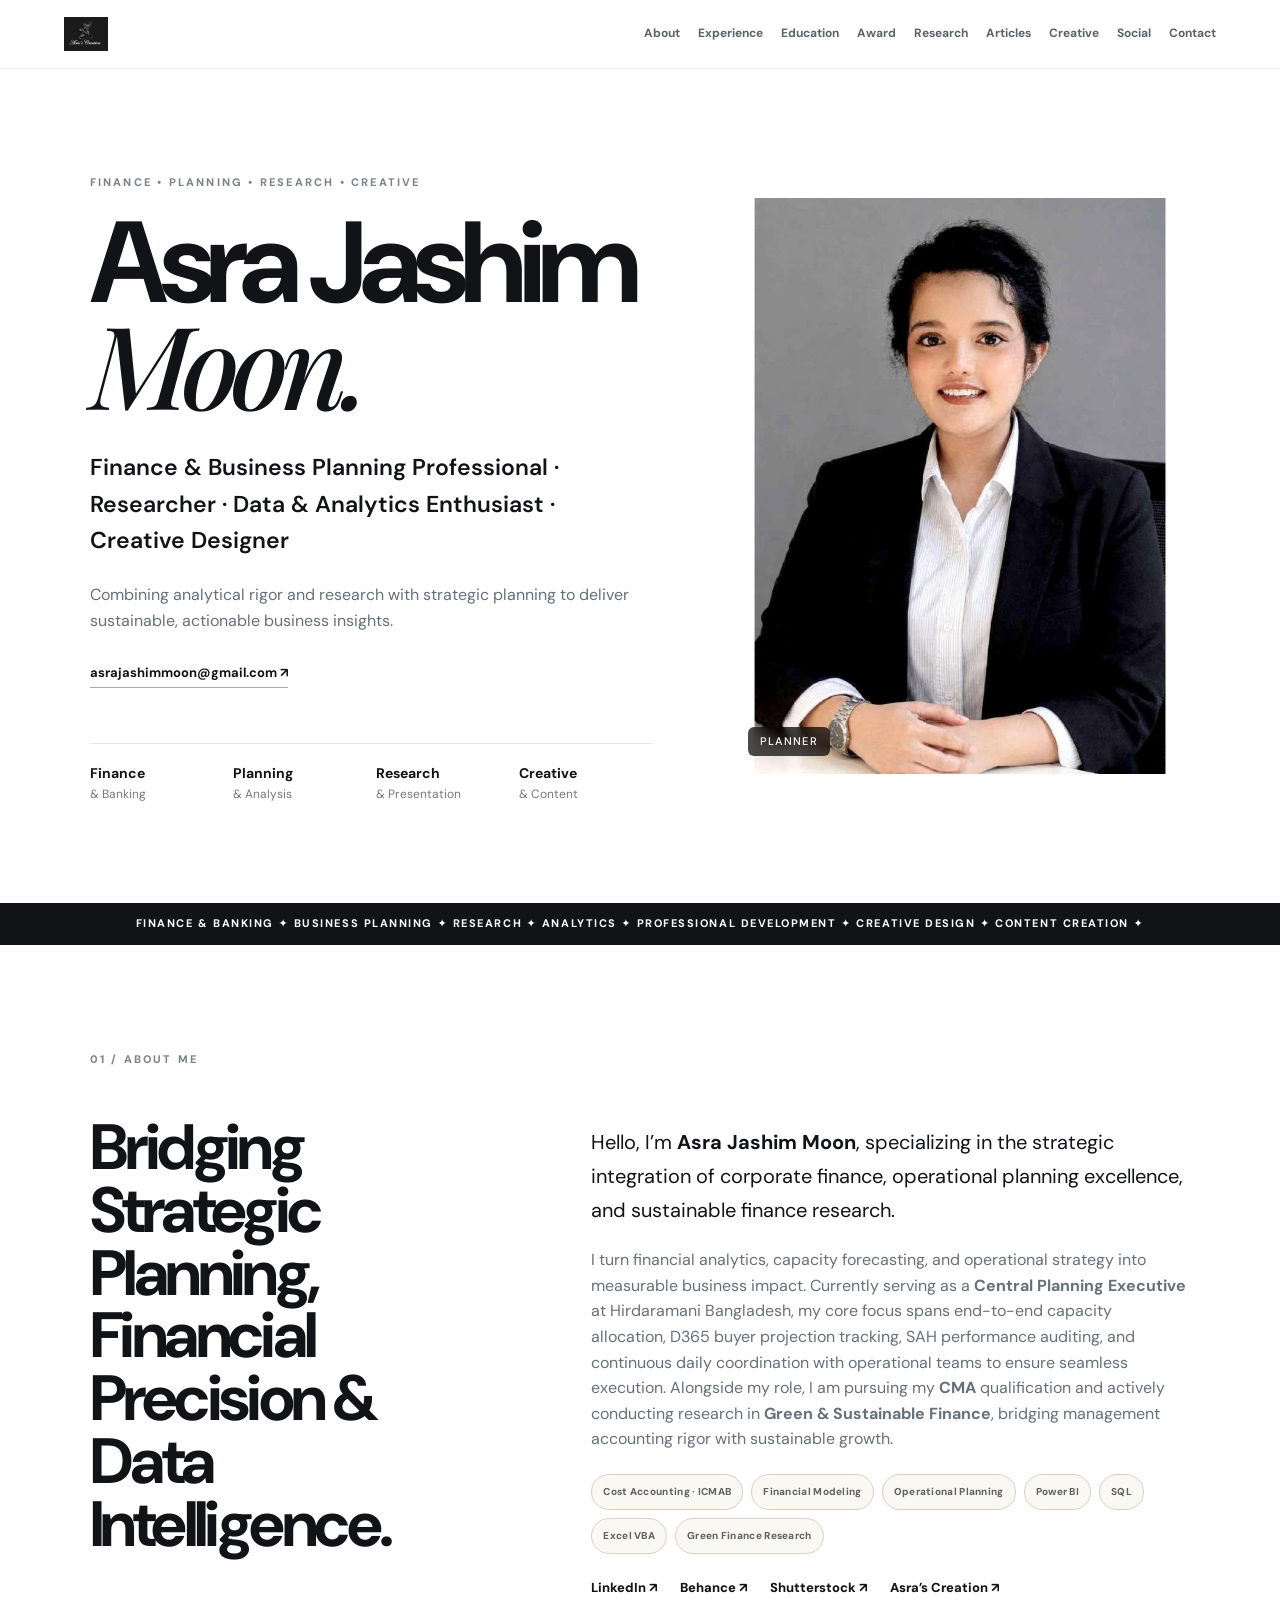
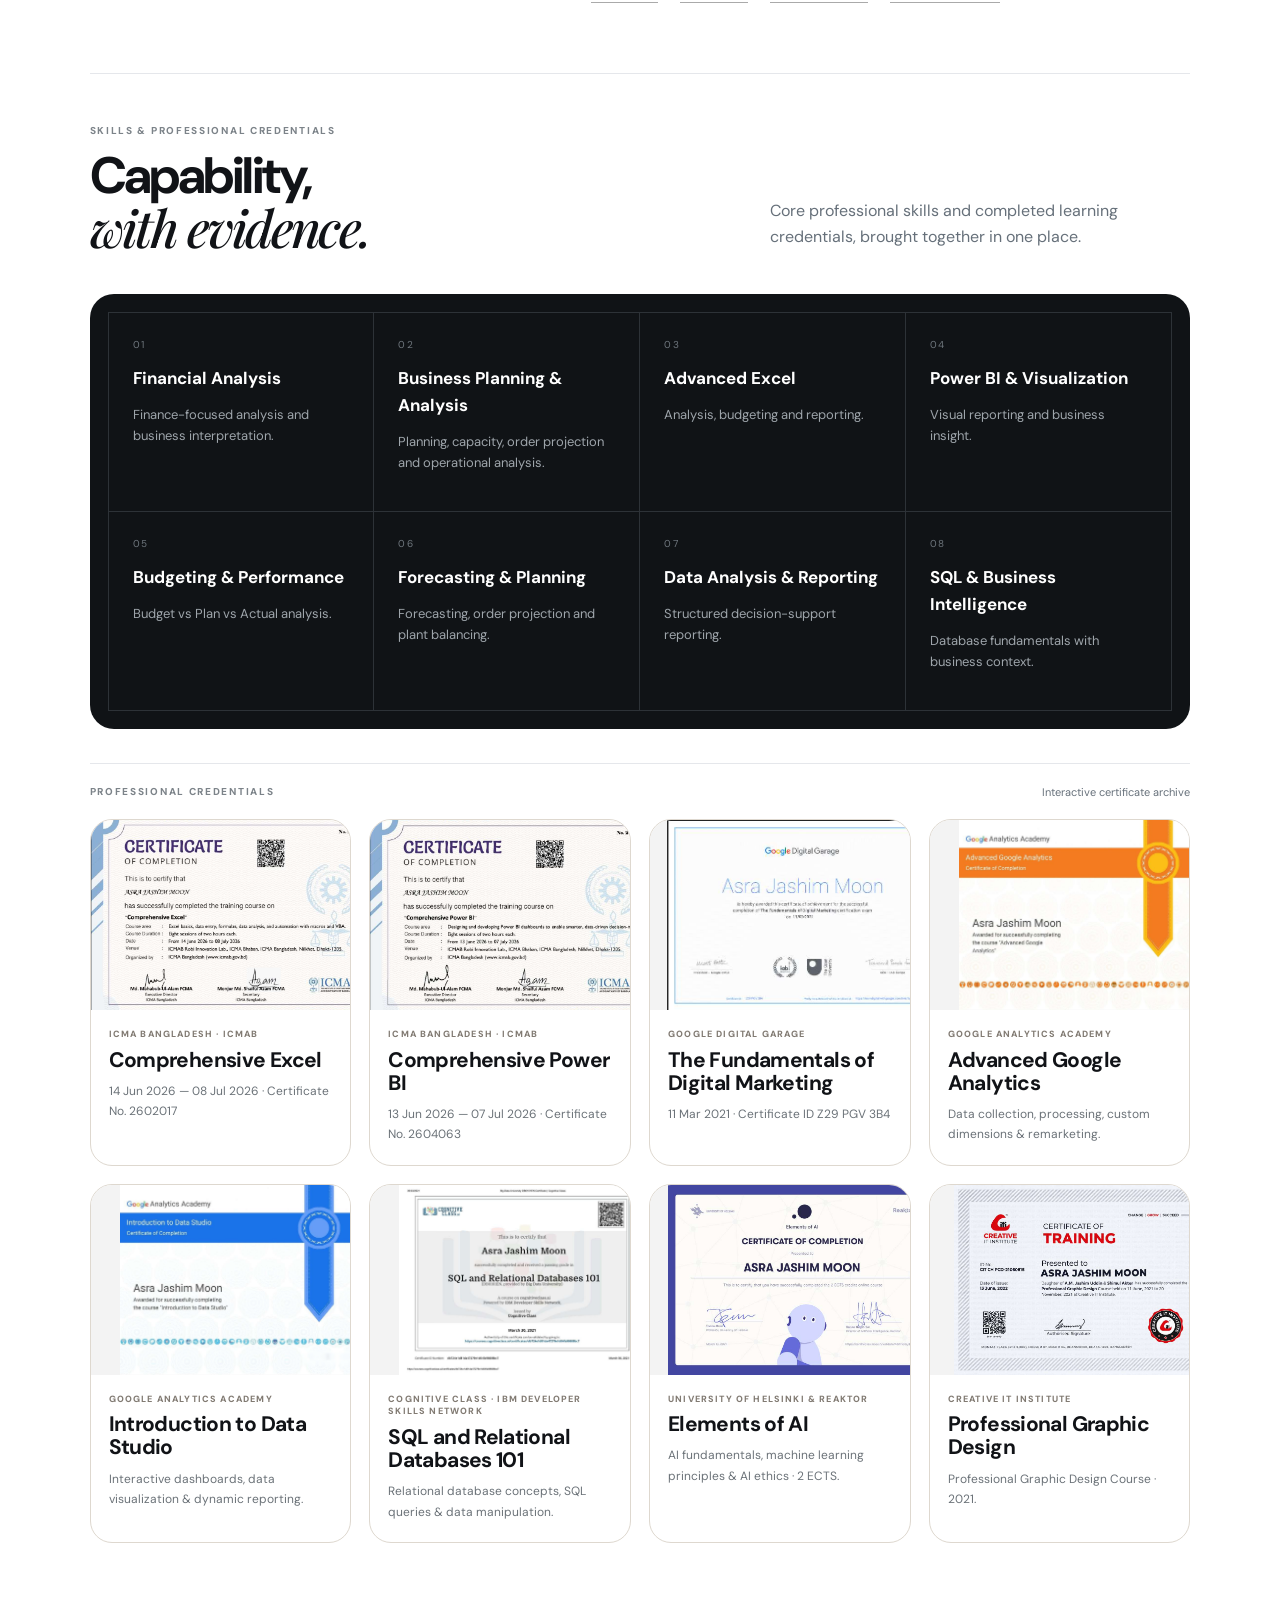
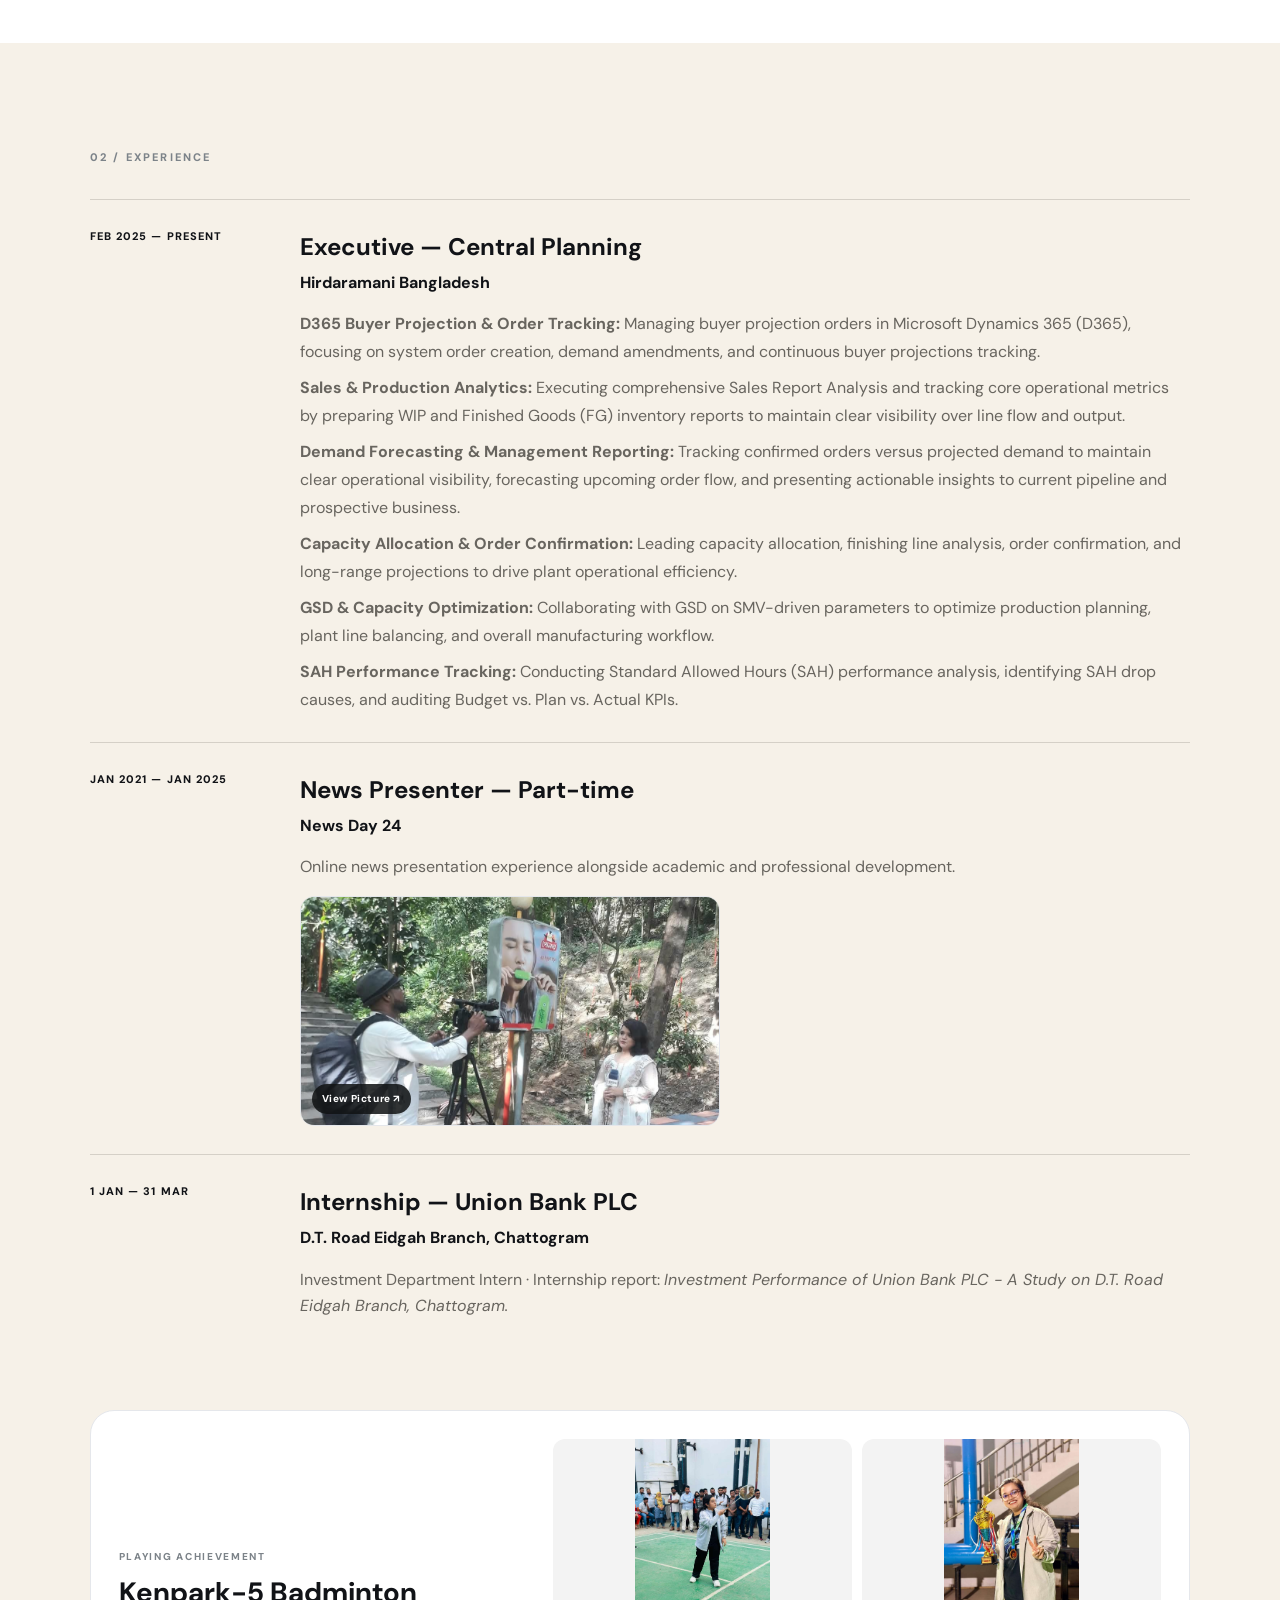
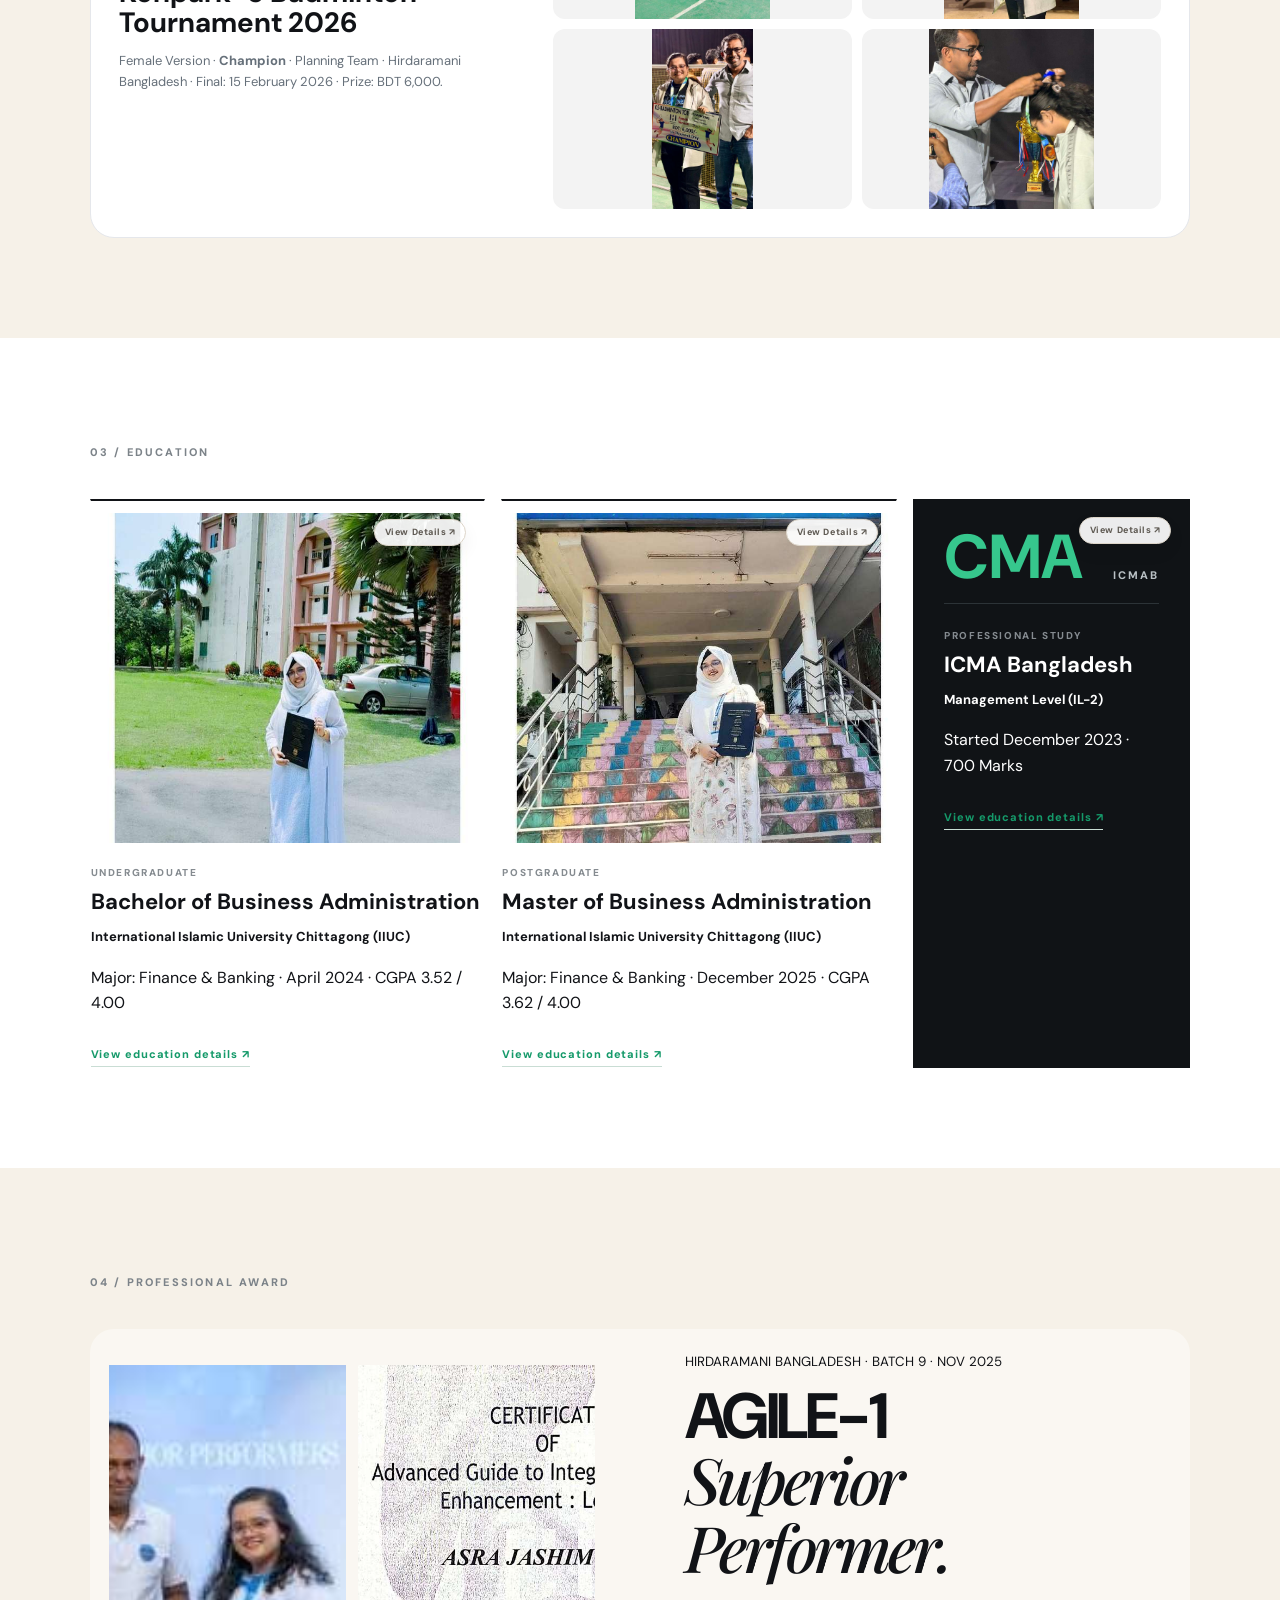
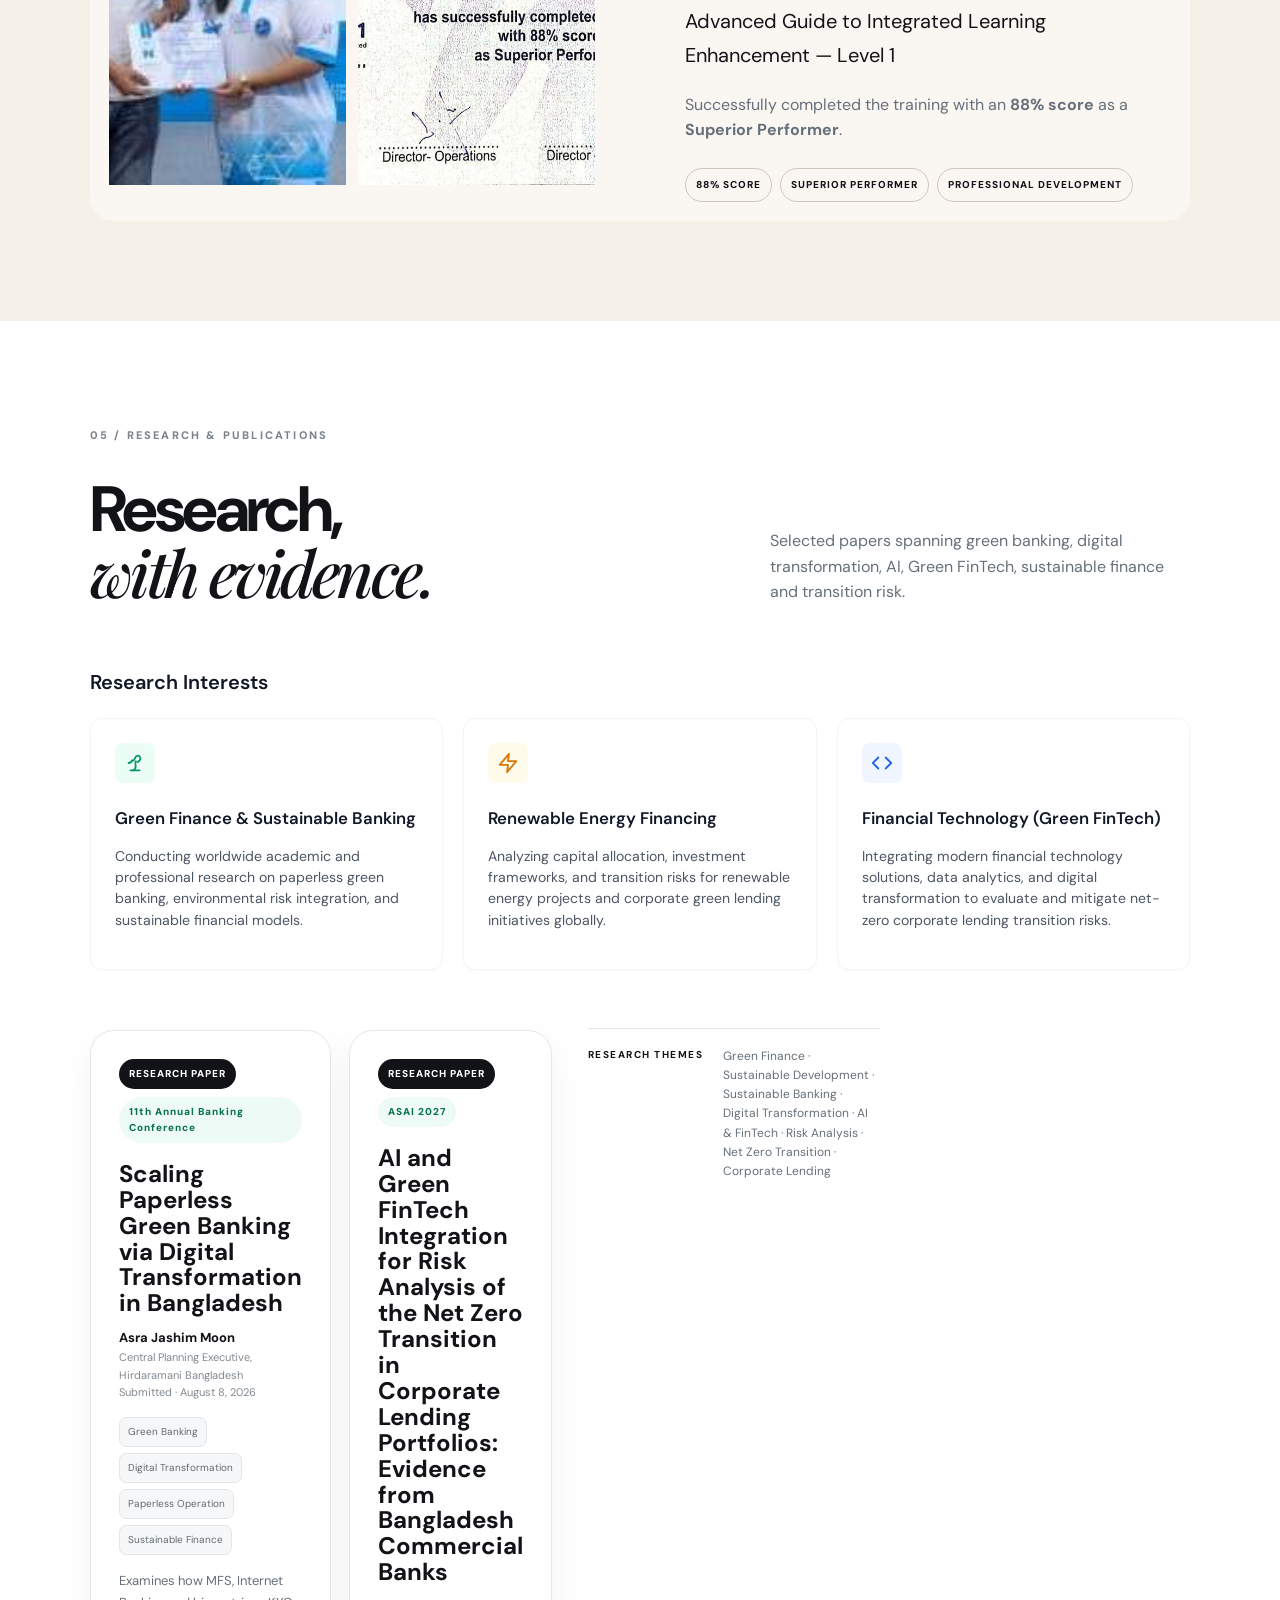
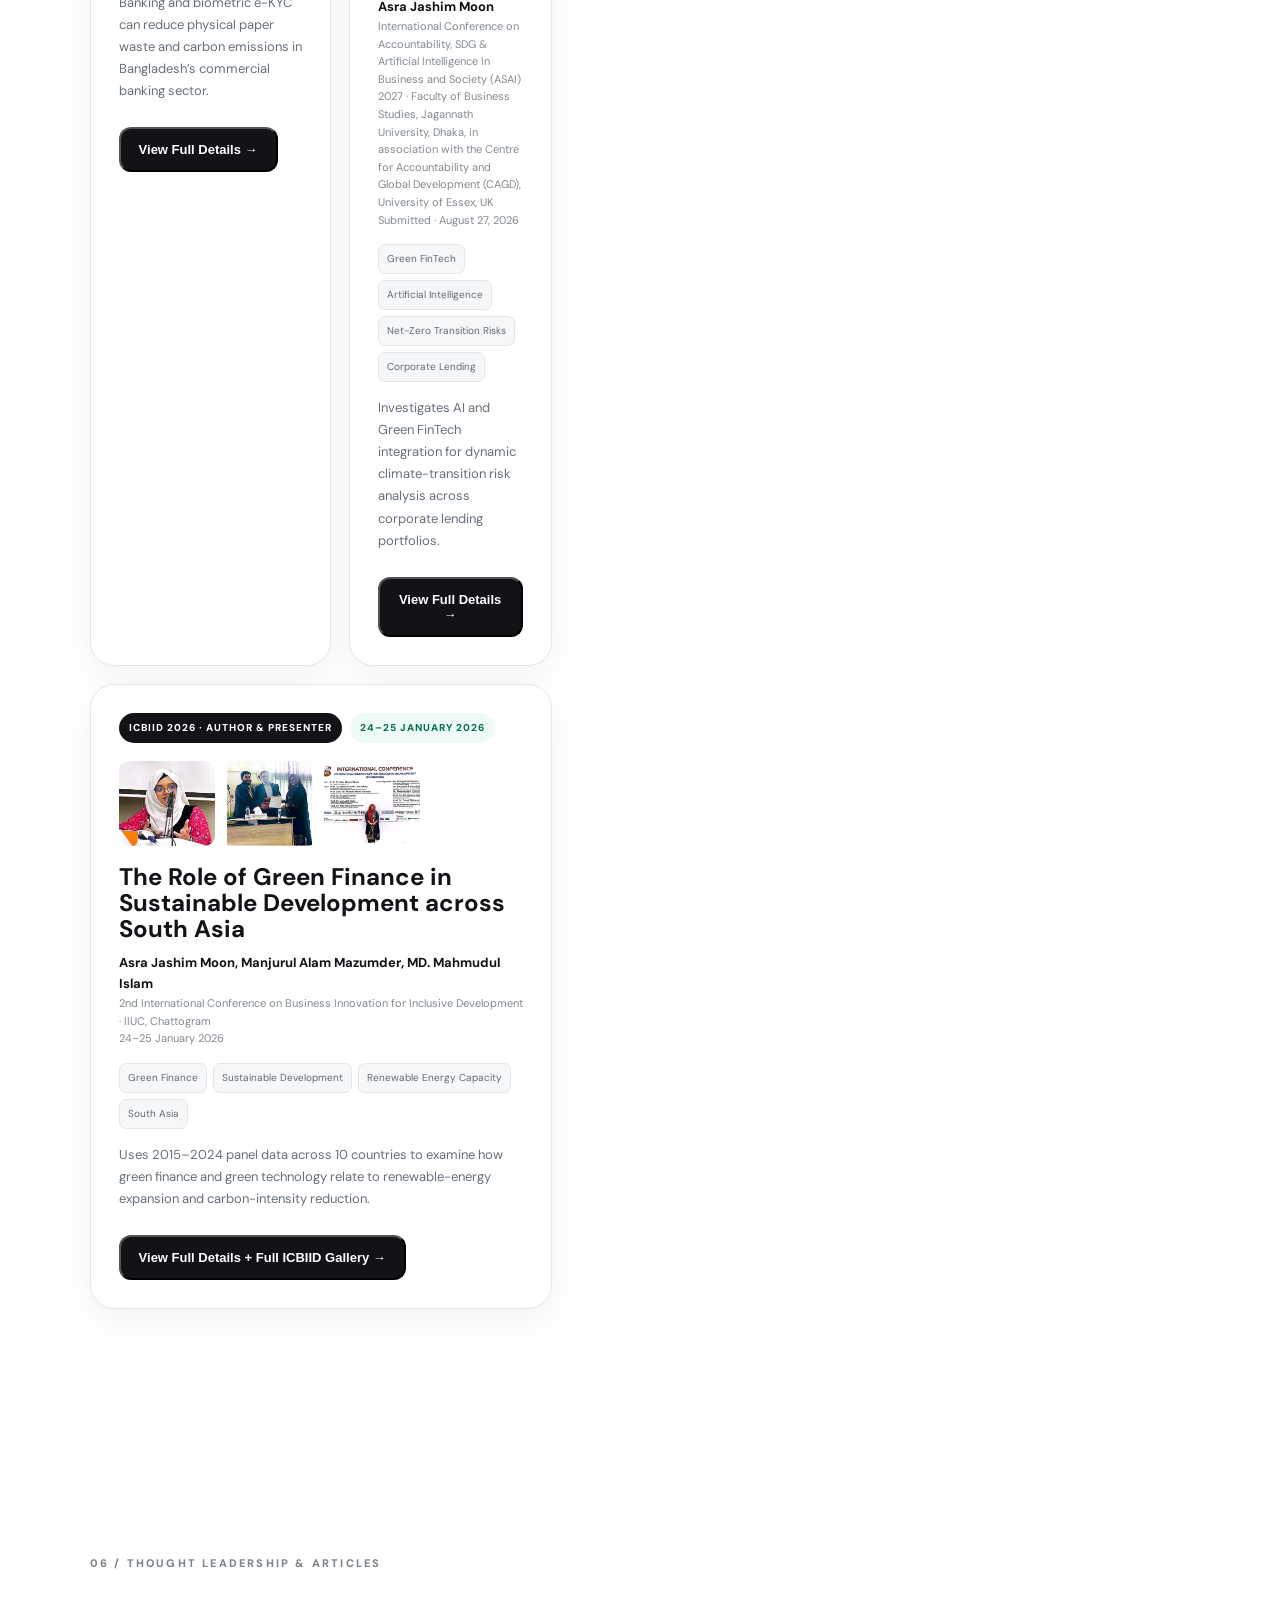
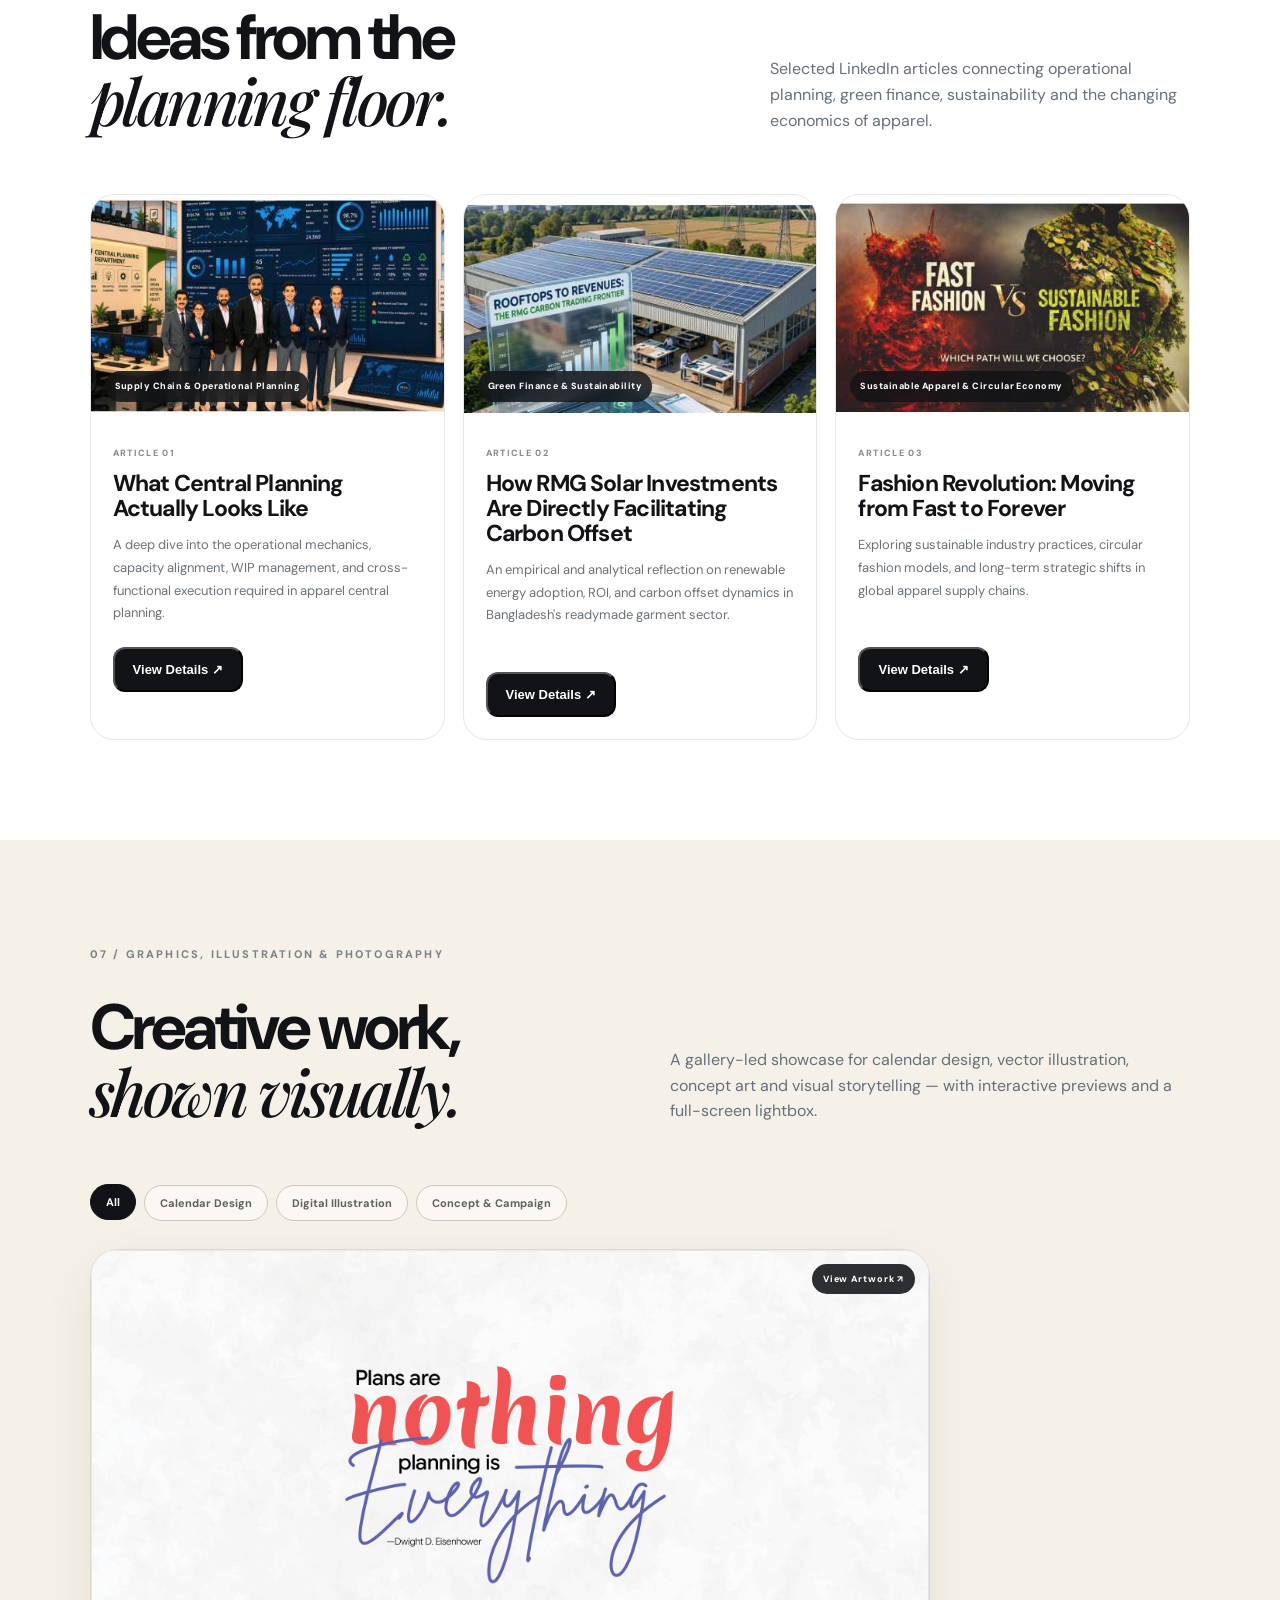
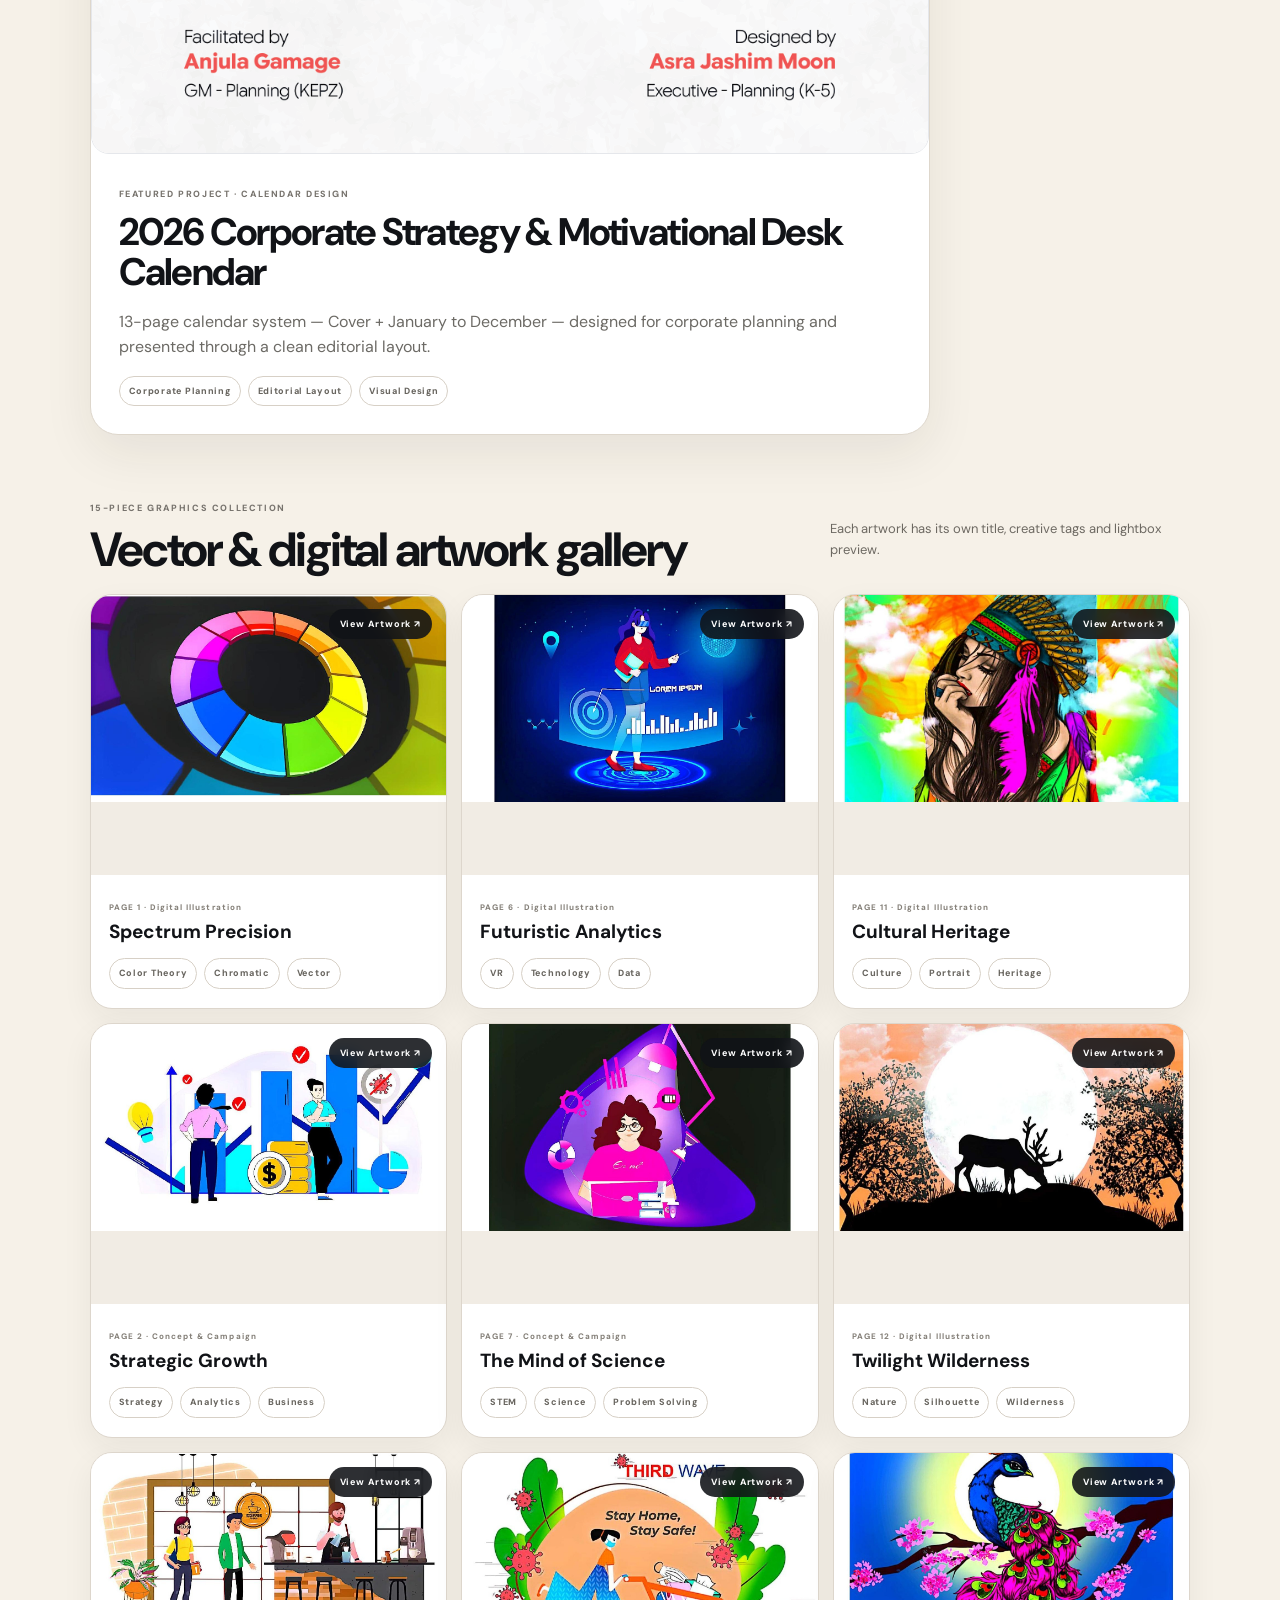
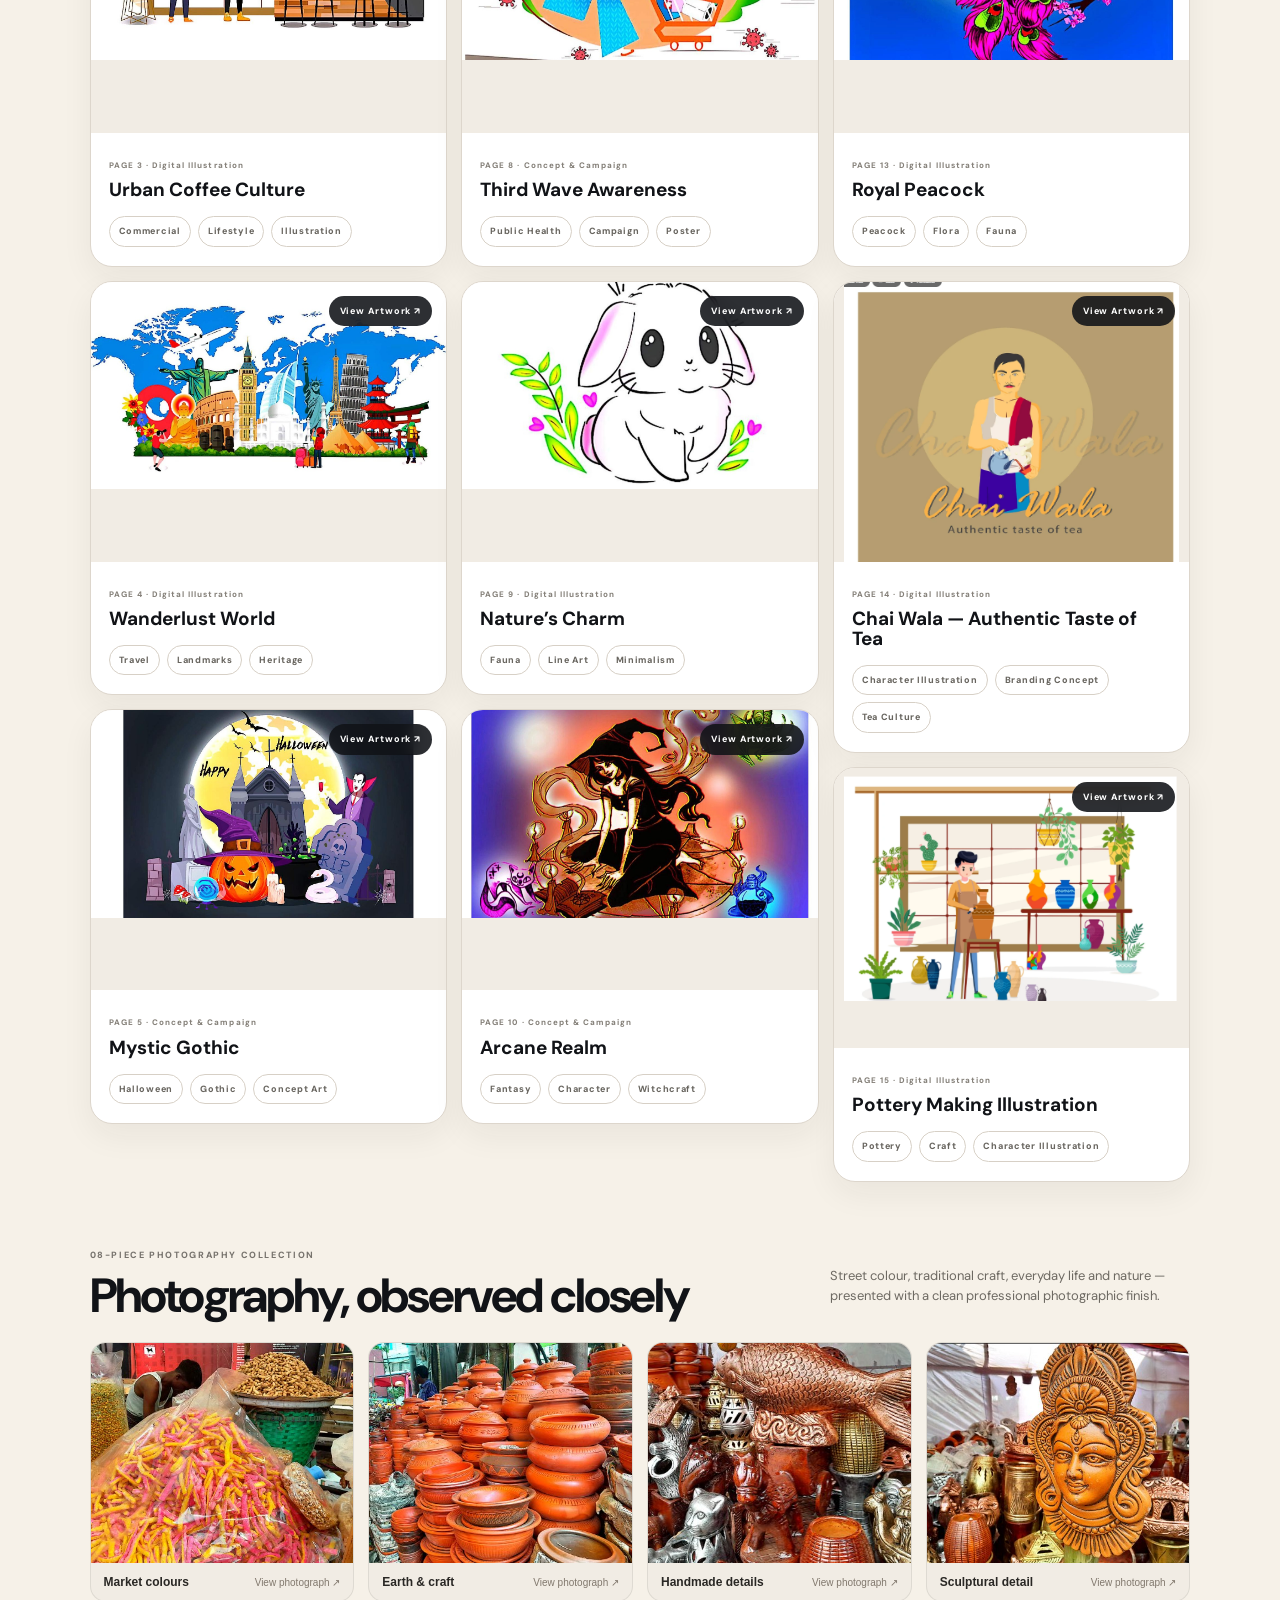
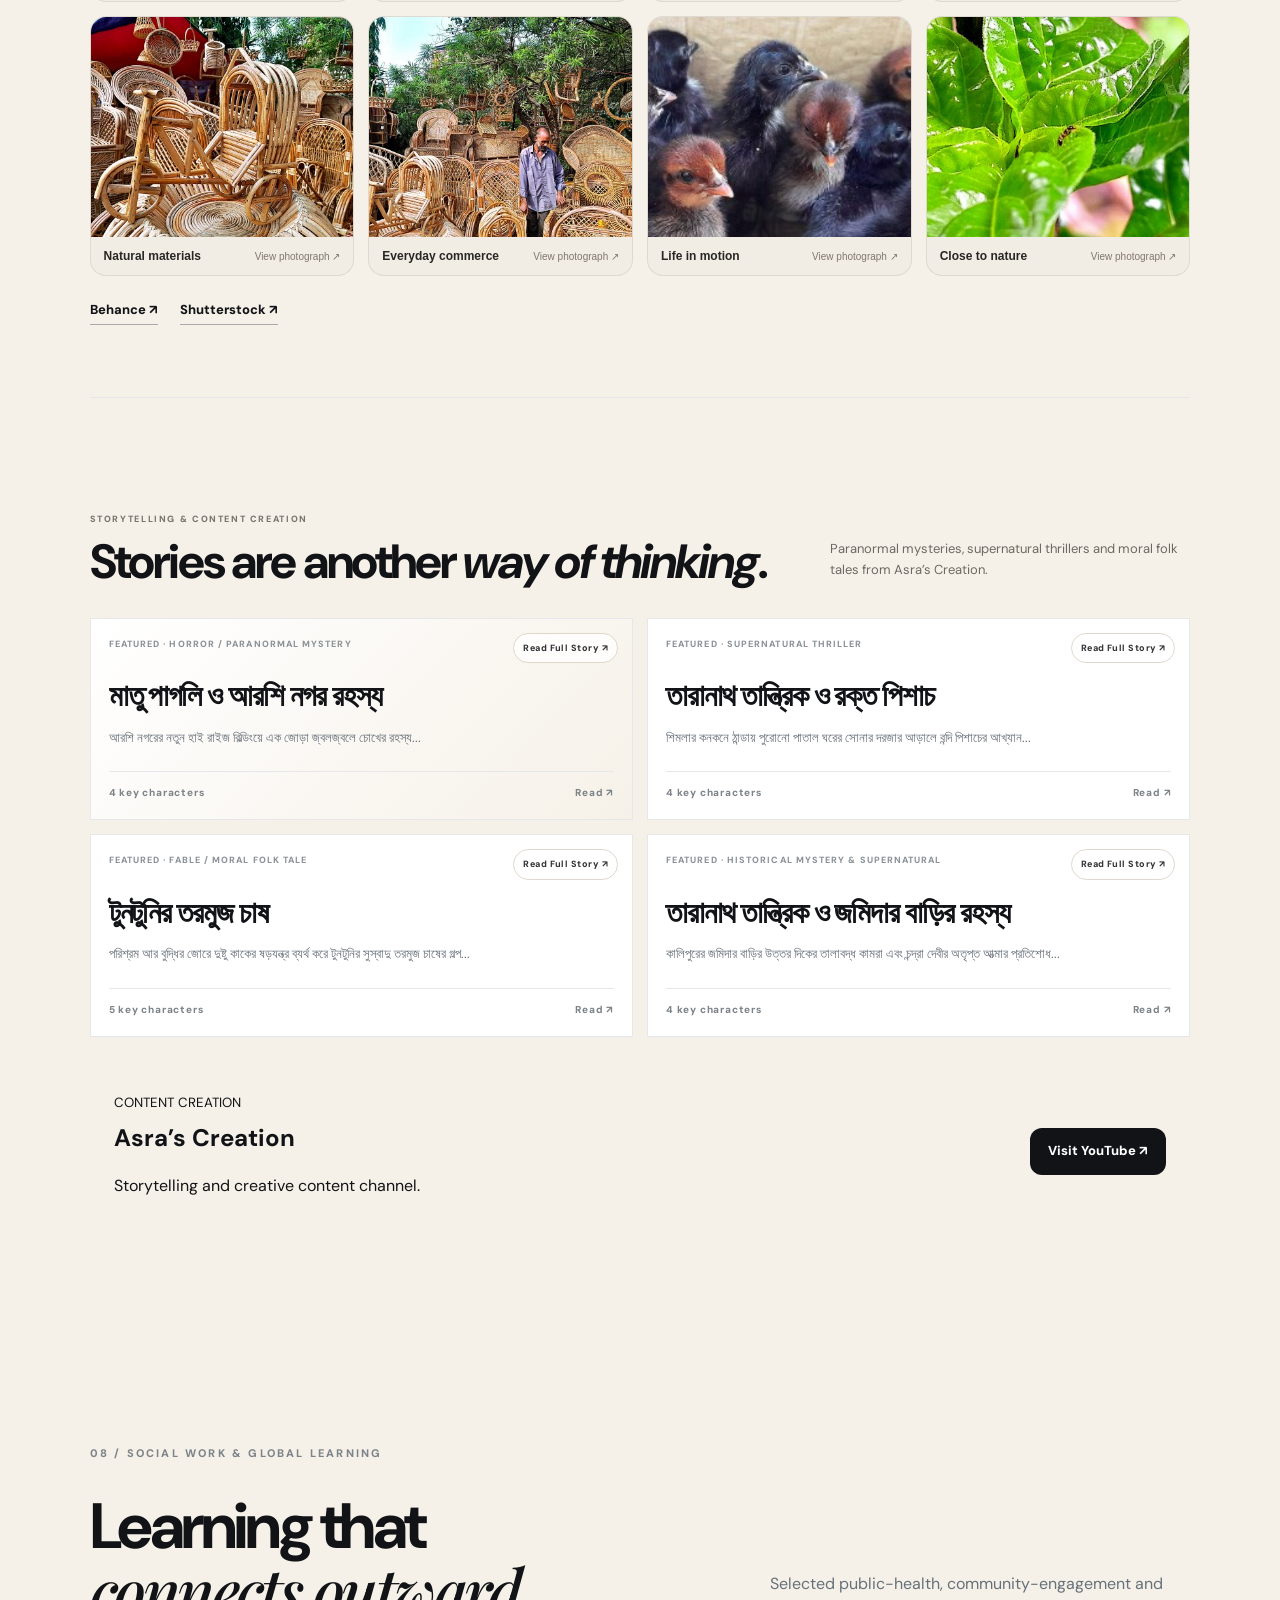
<file: index.html>
<!doctype html><html lang="en"><head><meta charset="utf-8"><meta name="viewport" content="width=device-width,initial-scale=1"><meta name="description" content="Asra Jashim Moon — Finance & Banking, Business Planning, Research, Data & Analytics, Creative Design and Thought Leadership portfolio.">
<meta name="author" content="Asra Jashim Moon">
<meta name="robots" content="index,follow">
<meta name="theme-color" content="#f6f1e8">
<meta property="og:type" content="website">
<meta property="og:title" content="Asra Jashim Moon — Finance, Planning, Research & Creative Portfolio">
<meta property="og:description" content="Professional portfolio of Asra Jashim Moon spanning Finance & Banking, Business Planning, Research, Data & Analytics, Creative Design and Thought Leadership.">
<meta property="og:image" content="assets/hero.jpg">
<meta name="twitter:card" content="summary_large_image">
<meta name="twitter:title" content="Asra Jashim Moon — Portfolio">
<meta name="twitter:description" content="Finance & Business Planning Professional · Researcher · Data & Analytics Enthusiast · Creative Designer">
<meta name="twitter:image" content="assets/hero.jpg">
<meta name="google-site-verification" content="g1ZCjN6z0hDZXqdLjW2V9J9Atk9ir6-i0uN2ecm0Rjw" />
<title>Asra Jashim Moon — Portfolio</title><link rel="stylesheet" href="styles.css"></head><body>
<header><a class="logo logo-image" href="#home" aria-label="Asra Jashim Moon home"><img src="assets/asras-creation-logo-dark.png" alt="Asra's Creation logo"></a><nav><a href="#about">About</a><a href="#experience">Experience</a><a href="#education">Education</a><a href="#awards">Award</a><a href="#research">Research</a><a href="#thought-leadership">Articles</a><a href="#creative">Creative</a><a href="#social">Social</a><a href="#contact">Contact</a></nav></header>
<main id="home">
<section class="hero"><div><small>FINANCE • PLANNING • RESEARCH • CREATIVE</small><h1>Asra Jashim<br><i>Moon.</i></h1><p class="role">Finance &amp; Business Planning Professional · Researcher · Data &amp; Analytics Enthusiast · Creative Designer</p><p class="muted">Combining analytical rigor and research with strategic planning to deliver sustainable, actionable business insights.</p><div class="actions"><a class="under copy-email" href="mailto:asrajashimmoon@gmail.com" data-email="asrajashimmoon@gmail.com">asrajashimmoon@gmail.com ↗<span class="copy-tip" aria-live="polite">Copy email</span></a></div><div class="stats"><span><b>Finance</b>&amp; Banking</span><span><b>Planning</b>&amp; Analysis</span><span><b>Research</b>&amp; Presentation</span><span><b>Creative</b>&amp; Content</span></div></div><div class="heroimg"><img src="assets/hero.jpg" alt="Asra Jashim Moon professional portrait"><label>PLANNER</label></div></section>
<div class="ticker">FINANCE & BANKING ✦ BUSINESS PLANNING ✦ RESEARCH ✦ ANALYTICS ✦ PROFESSIONAL DEVELOPMENT ✦ CREATIVE DESIGN ✦ CONTENT CREATION ✦</div>
<section id="about" class="section"><small>01 / ABOUT ME</small><div class="split"><h2>Bridging Strategic Planning, Financial Precision &amp; Data Intelligence.</h2><div><p class="lead">Hello, I’m <strong>Asra Jashim Moon</strong>, specializing in the strategic integration of corporate finance, operational planning excellence, and sustainable finance research.</p><p class="muted">I turn financial analytics, capacity forecasting, and operational strategy into measurable business impact. Currently serving as a <strong>Central Planning Executive</strong> at Hirdaramani Bangladesh, my core focus spans end-to-end capacity allocation, D365 buyer projection tracking, SAH performance auditing, and continuous daily coordination with operational teams to ensure seamless execution. Alongside my role, I am pursuing my <strong>CMA</strong> qualification and actively conducting research in <strong>Green &amp; Sustainable Finance</strong>, bridging management accounting rigor with sustainable growth.</p><div class="focus-badges"><span>Cost Accounting · ICMAB</span><span>Financial Modeling</span><span>Operational Planning</span><span>Power BI</span><span>SQL</span><span>Excel VBA</span><span>Green Finance Research</span></div><div class="links"><a href="https://www.linkedin.com/in/asrajashimmoon/" target="_blank" rel="noreferrer">LinkedIn ↗</a><a href="https://www.behance.net/asrajashim3204" target="_blank" rel="noreferrer">Behance ↗</a><a href="https://www.shutterstock.com/g/Asra+Jashim+Moon" target="_blank" rel="noreferrer">Shutterstock ↗</a><a href="https://www.youtube.com/@asrascreation" target="_blank" rel="noreferrer">Asra’s Creation ↗</a></div></div></div>
<div id="credentials-inline" class="about-evidence">
  <div class="about-evidence-head"><div><span class="evidence-kicker">SKILLS & PROFESSIONAL CREDENTIALS</span><h3>Capability,<br><i>with evidence.</i></h3></div><p>Core professional skills and completed learning credentials, brought together in one place.</p></div>
  <div class="evidence-skill-panel">
    <div class="skillgrid inline-skillgrid">
      <article>01<h3>Financial Analysis</h3><p>Finance-focused analysis and business interpretation.</p></article>
      <article>02<h3>Business Planning &amp; Analysis</h3><p>Planning, capacity, order projection and operational analysis.</p></article>
      <article>03<h3>Advanced Excel</h3><p>Analysis, budgeting and reporting.</p></article>
      <article>04<h3>Power BI &amp; Visualization</h3><p>Visual reporting and business insight.</p></article>
      <article>05<h3>Budgeting &amp; Performance</h3><p>Budget vs Plan vs Actual analysis.</p></article>
      <article>06<h3>Forecasting &amp; Planning</h3><p>Forecasting, order projection and plant balancing.</p></article>
      <article>07<h3>Data Analysis &amp; Reporting</h3><p>Structured decision-support reporting.</p></article>
      <article>08<h3>SQL &amp; Business Intelligence</h3><p>Database fundamentals with business context.</p></article>
    </div>
  </div>
  <div class="credential-inline-head"><span>PROFESSIONAL CREDENTIALS</span><small>Interactive certificate archive</small></div>
  <div class="credential-grid inline-credential-grid">
    <article class="credential-card hover:-translate-y-1 hover:shadow-lg" tabindex="0" role="button" onclick="openCredential('excel')" onkeydown="credentialKey(event,'excel')"><div class="credential-visual"><img src="assets/icmab-comprehensive-excel.jpg" alt="ICMAB Comprehensive Excel certificate" loading="lazy"></div><div class="credential-body"><small>ICMA BANGLADESH · ICMAB</small><h3>Comprehensive Excel</h3><p>14 Jun 2026 — 08 Jul 2026 · Certificate No. 2602017</p></div></article>
    <article class="credential-card hover:-translate-y-1 hover:shadow-lg" tabindex="0" role="button" onclick="openCredential('powerbi')" onkeydown="credentialKey(event,'powerbi')"><div class="credential-visual"><img src="assets/icmab-comprehensive-power-bi.jpg" alt="ICMAB Comprehensive Power BI certificate" loading="lazy"></div><div class="credential-body"><small>ICMA BANGLADESH · ICMAB</small><h3>Comprehensive Power BI</h3><p>13 Jun 2026 — 07 Jul 2026 · Certificate No. 2604063</p></div></article>
    <article class="credential-card hover:-translate-y-1 hover:shadow-lg" tabindex="0" role="button" onclick="openCredential('digitalmarketing')" onkeydown="credentialKey(event,'digitalmarketing')"><div class="credential-visual"><img src="assets/digital-marketing.jpg" alt="The Fundamentals of Digital Marketing certificate" loading="lazy"></div><div class="credential-body"><small>GOOGLE DIGITAL GARAGE</small><h3>The Fundamentals of Digital Marketing</h3><p>11 Mar 2021 · Certificate ID Z29 PGV 3B4</p></div></article>
    <article class="credential-card hover:-translate-y-1 hover:shadow-lg" tabindex="0" role="button" onclick="openCredential('analytics')" onkeydown="credentialKey(event,'analytics')"><div class="credential-visual"><img src="assets/google-analytics.jpg" alt="Advanced Google Analytics certificate" loading="lazy"></div><div class="credential-body"><small>GOOGLE ANALYTICS ACADEMY</small><h3>Advanced Google Analytics</h3><p>Data collection, processing, custom dimensions &amp; remarketing.</p></div></article>
    <article class="credential-card hover:-translate-y-1 hover:shadow-lg" tabindex="0" role="button" onclick="openCredential('datastudio')" onkeydown="credentialKey(event,'datastudio')"><div class="credential-visual"><img src="assets/data-studio.jpg" alt="Introduction to Data Studio certificate" loading="lazy"></div><div class="credential-body"><small>GOOGLE ANALYTICS ACADEMY</small><h3>Introduction to Data Studio</h3><p>Interactive dashboards, data visualization &amp; dynamic reporting.</p></div></article>
    <article class="credential-card hover:-translate-y-1 hover:shadow-lg" tabindex="0" role="button" onclick="openCredential('sql')" onkeydown="credentialKey(event,'sql')"><div class="credential-visual"><img src="assets/sql.jpg" alt="SQL and Relational Databases 101 certificate" loading="lazy"></div><div class="credential-body"><small>COGNITIVE CLASS · IBM DEVELOPER SKILLS NETWORK</small><h3>SQL and Relational Databases 101</h3><p>Relational database concepts, SQL queries &amp; data manipulation.</p></div></article>
    <article class="credential-card hover:-translate-y-1 hover:shadow-lg" tabindex="0" role="button" onclick="openCredential('ai')" onkeydown="credentialKey(event,'ai')"><div class="credential-visual"><img src="assets/ai.jpg" alt="Elements of AI certificate" loading="lazy"></div><div class="credential-body"><small>UNIVERSITY OF HELSINKI &amp; REAKTOR</small><h3>Elements of AI</h3><p>AI fundamentals, machine learning principles &amp; AI ethics · 2 ECTS.</p></div></article>
    <article class="credential-card hover:-translate-y-1 hover:shadow-lg" tabindex="0" role="button" onclick="openCredential('graphic')" onkeydown="credentialKey(event,'graphic')"><div class="credential-visual"><img src="assets/graphic-cert.png" alt="Professional Graphic Design certificate" loading="lazy"></div><div class="credential-body"><small>CREATIVE IT INSTITUTE</small><h3>Professional Graphic Design</h3><p>Professional Graphic Design Course · 2021.</p></div></article>
  </div>
</div></section>
<section id="experience" class="section cream"><small>02 / EXPERIENCE</small><div class="timeline"><article><time>FEB 2025 — PRESENT</time><div><h3>Executive — Central Planning</h3><b>Hirdaramani Bangladesh</b><ol class="experience-list"><li><strong>D365 Buyer Projection &amp; Order Tracking:</strong> Managing buyer projection orders in Microsoft Dynamics 365 (D365), focusing on system order creation, demand amendments, and continuous buyer projections tracking.</li><li><strong>Sales &amp; Production Analytics:</strong> Executing comprehensive Sales Report Analysis and tracking core operational metrics by preparing WIP and Finished Goods (FG) inventory reports to maintain clear visibility over line flow and output.</li><li><strong>Demand Forecasting &amp; Management Reporting:</strong> Tracking confirmed orders versus projected demand to maintain clear operational visibility, forecasting upcoming order flow, and presenting actionable insights to current pipeline and prospective business.</li><li><strong>Capacity Allocation &amp; Order Confirmation:</strong> Leading capacity allocation, finishing line analysis, order confirmation, and long-range projections to drive plant operational efficiency.</li><li><strong>GSD &amp; Capacity Optimization:</strong> Collaborating with GSD on SMV-driven parameters to optimize production planning, plant line balancing, and overall manufacturing workflow.</li><li><strong>SAH Performance Tracking:</strong> Conducting Standard Allowed Hours (SAH) performance analysis, identifying SAH drop causes, and auditing Budget vs. Plan vs. Actual KPIs.</li></ol></div></article><article><time>JAN 2021 — JAN 2025</time><div><h3>News Presenter — Part-time</h3><b>News Day 24</b><p>Online news presentation experience alongside academic and professional development.</p><div class="news-presentation-photo"><a href="assets/news-presentation.jpg" target="_blank" rel="noreferrer" aria-label="Open News Presentation photo in a new tab"><img loading="lazy" src="assets/news-presentation.jpg" alt="Asra Jashim Moon news presentation photo"><span class="news-photo-label">View Picture ↗</span></a></div></div></article><article><time>1 JAN — 31 MAR</time><div><h3>Internship — Union Bank PLC</h3><b>D.T. Road Eidgah Branch, Chattogram</b><p>Investment Department Intern · Internship report: <i>Investment Performance of Union Bank PLC - A Study on D.T. Road Eidgah Branch, Chattogram.</i></p></div></article></div>
<div class="embedded-achievement"><div><span class="evidence-kicker">PLAYING ACHIEVEMENT</span><h3>Kenpark-5 Badminton Tournament 2026</h3><p>Female Version · <b>Champion</b> · Planning Team · Hirdaramani Bangladesh · Final: 15 February 2026 · Prize: BDT 6,000.</p></div><div class="embedded-badgrid"><img loading="lazy" src="assets/badminton1.jpg" alt="Badminton achievement photo"><img loading="lazy" src="assets/badminton2.jpg" alt="Badminton achievement photo"><img loading="lazy" src="assets/badminton4.jpg" alt="Badminton achievement photo"><img loading="lazy" src="assets/badminton3.jpg" alt="Badminton achievement photo"></div></div></section>
<section id="education" class="section"><small>03 / EDUCATION</small><div class="edu"><article class="edu-card interactive-card" role="button" tabindex="0" aria-haspopup="dialog" onclick="openEducation('bba')" onkeydown="if(event.key==='Enter'||event.key===' ')openEducation('bba')"><span class="click-badge">View Details ↗</span><img loading="lazy" src="assets/bba.jpg" alt="BBA graduation ending-day photo"><small>UNDERGRADUATE</small><h3>Bachelor of Business Administration</h3><b>International Islamic University Chittagong (IIUC)</b><p>Major: Finance &amp; Banking · April 2024 · CGPA 3.52 / 4.00</p><span class="edu-more">View education details ↗</span></article><article class="edu-card interactive-card" role="button" tabindex="0" aria-haspopup="dialog" onclick="openEducation('mba')" onkeydown="if(event.key==='Enter'||event.key===' ')openEducation('mba')"><span class="click-badge">View Details ↗</span><img loading="lazy" src="assets/mba.jpg" alt="MBA graduation ending-day photo"><small>POSTGRADUATE</small><h3>Master of Business Administration</h3><b>International Islamic University Chittagong (IIUC)</b><p>Major: Finance &amp; Banking · December 2025 · CGPA 3.62 / 4.00</p><span class="edu-more">View education details ↗</span></article><article class="cma edu-card interactive-card" role="button" tabindex="0" aria-haspopup="dialog" onclick="openEducation('cma')" onkeydown="if(event.key==='Enter'||event.key===' ')openEducation('cma')"><span class="click-badge">View Details ↗</span><div class="cma-mark"><strong>CMA</strong><span>ICMAB</span></div><small>PROFESSIONAL STUDY</small><h3>ICMA Bangladesh</h3><b>Management Level (IL-2)</b><p>Started December 2023 · 700 Marks</p><span class="edu-more">View education details ↗</span></article></div></section>
<section id="awards" class="section cream"><small>04 / PROFESSIONAL AWARD</small><article class="award award-interactive" role="button" tabindex="0" aria-haspopup="dialog" onclick="openAward()" onkeydown="if(event.key==='Enter'||event.key===' '){event.preventDefault();openAward()}"><div class="awardimgs"><img loading="lazy" src="assets/agile-award.jpg" alt="AGILE-1 Superior Performer award ceremony"><img loading="lazy" src="assets/agile-cert.jpg" alt="AGILE-1 Superior Performer official certificate"></div><div><small>HIRDARAMANI BANGLADESH · BATCH 9 · NOV 2025</small><h2>AGILE-1<br><i>Superior Performer.</i></h2><p class="lead">Advanced Guide to Integrated Learning Enhancement — Level 1</p><p class="muted">Successfully completed the training with an <b>88% score</b> as a <b>Superior Performer</b>.</p><div class="pills"><span>88% SCORE</span><span>SUPERIOR PERFORMER</span><span>PROFESSIONAL DEVELOPMENT</span></div></div></article></section>
<section id="research" class="section">
    <small>05 / RESEARCH & PUBLICATIONS</small>
    <div class="head">
        <h2>Research, <br><i>with evidence.</i></h2>
        <p>Selected papers spanning green banking, digital transformation, AI, Green FinTech, sustainable finance and transition risk.</p>
    </div>

    <!-- Research Interests Sub-section -->
    <div class="research-interests-wrapper" style="margin-bottom: 40px; margin-top: 20px;">
        <h3 style="font-size: 1.25rem; font-weight: 600; color: #111827; margin-bottom: 20px;">Research Interests</h3>
        
        <div class="research-interests-grid" style="display: grid; grid-template-columns: repeat(auto-fit, minmax(240px, 1fr)); gap: 20px;">
            
            <!-- Card 1: Green Finance -->
            <div style="background: #ffffff; padding: 24px; border-radius: 12px; border: 1px solid #f3f4f6; box-shadow: 0 2px 4px rgba(0,0,0,0.02);">
                <div style="width: 40px; height: 40px; background: #ecfdf5; border-radius: 8px; display: flex; align-items: center; justify-content: center; margin-bottom: 14px;">
                    <svg width="22" height="22" viewBox="0 0 24 24" fill="none" stroke="#059669" stroke-width="2" stroke-linecap="round" stroke-linejoin="round"><path d="M7 20h10"/><path d="M10 20c5.5-2.5.8-6.4 3-10"/><path d="M9.5 9.4c1.1.3 1.8-1 2.2-2.1C12.3 6 13 4 15 4c2 0 3 2 3 3 0 2-2 3-3 4"/><path d="M5 12c2 0 3-1 4-3"/></svg>
                </div>
                <h4 style="font-size: 1.05rem; font-weight: 600; color: #111827; margin-bottom: 8px;">Green Finance & Sustainable Banking</h4>
                <p style="font-size: 0.88rem; color: #4b5563; line-height: 1.5;">Conducting worldwide academic and professional research on paperless green banking, environmental risk integration, and sustainable financial models.</p>
            </div>

            <!-- Card 2: Renewable Energy -->
            <div style="background: #ffffff; padding: 24px; border-radius: 12px; border: 1px solid #f3f4f6; box-shadow: 0 2px 4px rgba(0,0,0,0.02);">
                <div style="width: 40px; height: 40px; background: #fffbeb; border-radius: 8px; display: flex; align-items: center; justify-content: center; margin-bottom: 14px;">
                    <svg width="22" height="22" viewBox="0 0 24 24" fill="none" stroke="#d97706" stroke-width="2" stroke-linecap="round" stroke-linejoin="round"><polygon points="13 2 3 14 12 14 11 22 21 10 12 10 13 2"/></svg>
                </div>
                <h4 style="font-size: 1.05rem; font-weight: 600; color: #111827; margin-bottom: 8px;">Renewable Energy Financing</h4>
                <p style="font-size: 0.88rem; color: #4b5563; line-height: 1.5;">Analyzing capital allocation, investment frameworks, and transition risks for renewable energy projects and corporate green lending initiatives globally.</p>
            </div>

            <!-- Card 3: FinTech -->
            <div style="background: #ffffff; padding: 24px; border-radius: 12px; border: 1px solid #f3f4f6; box-shadow: 0 2px 4px rgba(0,0,0,0.02);">
                <div style="width: 40px; height: 40px; background: #eff6ff; border-radius: 8px; display: flex; align-items: center; justify-content: center; margin-bottom: 14px;">
                    <svg width="22" height="22" viewBox="0 0 24 24" fill="none" stroke="#2563eb" stroke-width="2" stroke-linecap="round" stroke-linejoin="round"><polyline points="16 18 22 12 16 6"/><polyline points="8 6 2 12 8 18"/></svg>
                </div>
                <h4 style="font-size: 1.05rem; font-weight: 600; color: #111827; margin-bottom: 8px;">Financial Technology (Green FinTech)</h4>
                <p style="font-size: 0.88rem; color: #4b5563; line-height: 1.5;">Integrating modern financial technology solutions, data analytics, and digital transformation to evaluate and mitigate net-zero corporate lending transition risks.</p>
            </div>

        </div>
    <!-- ======================================================= -->

<div class="research-grid">
    <!-- Tomar ager research paper card gulo eikhane thakbe -->
<div class="research-grid">
<article class="research-card"><div class="research-meta"><span class="tag darktag">RESEARCH PAPER</span><span class="tag">11th Annual Banking Conference</span></div><h3>Scaling Paperless Green Banking via Digital Transformation in Bangladesh</h3><div class="author">Asra Jashim Moon</div><div class="affil">Central Planning Executive, Hirdaramani Bangladesh</div><div class="date">Submitted · August 8, 2026</div><div class="keyword-row"><span class="keyword">Green Banking</span><span class="keyword">Digital Transformation</span><span class="keyword">Paperless Operation</span><span class="keyword">Sustainable Finance</span></div><p>Examines how MFS, Internet Banking and biometric e-KYC can reduce physical paper waste and carbon emissions in Bangladesh’s commercial banking sector.</p><button class="btn dark" onclick="openPaper('paperless')">View Full Details →</button></article>
<article class="research-card"><div class="research-meta"><span class="tag darktag">RESEARCH PAPER</span><span class="tag">ASAI 2027</span></div><h3>AI and Green FinTech Integration for Risk Analysis of the Net Zero Transition in Corporate Lending Portfolios: Evidence from Bangladesh Commercial Banks</h3><div class="author">Asra Jashim Moon</div><div class="affil">International Conference on Accountability, SDG &amp; Artificial Intelligence In Business and Society (ASAI) 2027 · Faculty of Business Studies, Jagannath University, Dhaka, in association with the Centre for Accountability and Global Development (CAGD), University of Essex, UK</div><div class="date">Submitted · August 27, 2026</div><div class="keyword-row"><span class="keyword">Green FinTech</span><span class="keyword">Artificial Intelligence</span><span class="keyword">Net-Zero Transition Risks</span><span class="keyword">Corporate Lending</span></div><p>Investigates AI and Green FinTech integration for dynamic climate-transition risk analysis across corporate lending portfolios.</p><button class="btn dark" onclick="openPaper('fintech')">View Full Details →</button></article>
<article class="research-card featured"><div class="research-meta"><span class="tag darktag">ICBIID 2026 · AUTHOR & PRESENTER</span><span class="tag">24–25 JANUARY 2026</span></div><div class="research-preview"><img loading="lazy" src="assets/icb-01.jpg" alt="ICBIID 2026 presentation"><img loading="lazy" src="assets/icb-02.jpg" alt="ICBIID 2026 certificate moment"><img loading="lazy" src="assets/icb-03.jpg" alt="ICBIID 2026 conference backdrop"></div><h3>The Role of Green Finance in Sustainable Development across South Asia</h3><div class="author">Asra Jashim Moon, Manjurul Alam Mazumder, MD. Mahmudul Islam</div><div class="affil">2nd International Conference on Business Innovation for Inclusive Development · IIUC, Chattogram</div><div class="date">24–25 January 2026</div><div class="keyword-row"><span class="keyword">Green Finance</span><span class="keyword">Sustainable Development</span><span class="keyword">Renewable Energy Capacity</span><span class="keyword">South Asia</span></div><p>Uses 2015–2024 panel data across 10 countries to examine how green finance and green technology relate to renewable-energy expansion and carbon-intensity reduction.</p><button class="btn dark" onclick="openPaper('greenfinance')">View Full Details + Full ICBIID Gallery →</button></article>
</div><div class="themes"><b>RESEARCH THEMES</b><span>Green Finance · Sustainable Development · Sustainable Banking · Digital Transformation · AI & FinTech · Risk Analysis · Net Zero Transition · Corporate Lending</span></div></section>
<section id="thought-leadership" class="section thought-leadership"><small>06 / THOUGHT LEADERSHIP &amp; ARTICLES</small><div class="head"><h2>Ideas from the<br><i>planning floor.</i></h2><p>Selected LinkedIn articles connecting operational planning, green finance, sustainability and the changing economics of apparel.</p></div><div class="article-grid"><article class="article-card hover:-translate-y-1 hover:shadow-lg" tabindex="0" role="button" aria-haspopup="dialog" onclick="openArticle('central')" onkeydown="articleKey(event,'central')"><div class="article-cover"><img loading="lazy" src="assets/article-1-cover.png" alt="What Central Planning Actually Looks Like cover"><span class="article-badge">Supply Chain &amp; Operational Planning</span></div><div class="article-body"><small>ARTICLE 01</small><h3>What Central Planning Actually Looks Like</h3><p>A deep dive into the operational mechanics, capacity alignment, WIP management, and cross-functional execution required in apparel central planning.</p><button class="btn dark" type="button" onclick="event.stopPropagation();openArticle('central')">View Details ↗</button></div></article><article class="article-card hover:-translate-y-1 hover:shadow-lg" tabindex="0" role="button" aria-haspopup="dialog" onclick="openArticle('solar')" onkeydown="articleKey(event,'solar')"><div class="article-cover"><img loading="lazy" src="assets/article-2-cover.png" alt="How RMG Solar Investments Are Directly Facilitating Carbon Offset cover"><span class="article-badge">Green Finance &amp; Sustainability</span></div><div class="article-body"><small>ARTICLE 02</small><h3>How RMG Solar Investments Are Directly Facilitating Carbon Offset</h3><p>An empirical and analytical reflection on renewable energy adoption, ROI, and carbon offset dynamics in Bangladesh's readymade garment sector.</p><button class="btn dark" type="button" onclick="event.stopPropagation();openArticle('solar')">View Details ↗</button></div></article><article class="article-card hover:-translate-y-1 hover:shadow-lg" tabindex="0" role="button" aria-haspopup="dialog" onclick="openArticle('fashion')" onkeydown="articleKey(event,'fashion')"><div class="article-cover"><img loading="lazy" src="assets/article-3-cover.png" alt="Fashion Revolution: Moving from Fast to Forever cover"><span class="article-badge">Sustainable Apparel &amp; Circular Economy</span></div><div class="article-body"><small>ARTICLE 03</small><h3>Fashion Revolution: Moving from Fast to Forever</h3><p>Exploring sustainable industry practices, circular fashion models, and long-term strategic shifts in global apparel supply chains.</p><button class="btn dark" type="button" onclick="event.stopPropagation();openArticle('fashion')">View Details ↗</button></div></article></div></section>
<section id="creative" class="section creative-section">
<small>07 / GRAPHICS, ILLUSTRATION & PHOTOGRAPHY</small>
<div class="head creative-head"><div><h2>Creative work,<br><i>shown visually.</i></h2></div><p>A gallery-led showcase for calendar design, vector illustration, concept art and visual storytelling — with interactive previews and a full-screen lightbox.</p></div>
<div class="creative-filters" role="tablist" aria-label="Creative work categories">
<button class="creative-filter active" data-filter="all" role="tab" aria-selected="true">All</button>
<button class="creative-filter" data-filter="calendar" role="tab" aria-selected="false">Calendar Design</button>
<button class="creative-filter" data-filter="illustration" role="tab" aria-selected="false">Digital Illustration</button>
<button class="creative-filter" data-filter="concept" role="tab" aria-selected="false">Concept & Campaign</button>
</div>
<div class="creative-feature-grid">
<article class="creative-feature calendar-feature" data-category="calendar" tabindex="0" onclick="openCalendar(0)" onkeydown="if(event.key==='Enter'||event.key===' ')openCalendar(0)" aria-label="Open 2026 Corporate Strategy & Motivational Desk Calendar">
<div class="creative-badge">View Artwork ↗</div>
<div class="calendar-cover-stage"><img loading="lazy" src="assets/calendar-pages/page-01.png" alt="2026 Desk Calendar — Cover Page"></div>
<div class="creative-feature-copy"><span class="creative-kicker">FEATURED PROJECT · CALENDAR DESIGN</span><h3>2026 Corporate Strategy & Motivational Desk Calendar</h3><p>13-page calendar system — Cover + January to December — designed for corporate planning and presented through a clean editorial layout.</p><div class="creative-tags"><span>Corporate Planning</span><span>Editorial Layout</span><span>Visual Design</span></div></div>
</article>
</div>
<div class="artwork-section-head"><div><span class="creative-kicker">15-PIECE GRAPHICS COLLECTION</span><h3>Vector & digital artwork gallery</h3></div><p>Each artwork has its own title, creative tags and lightbox preview.</p></div>
<div class="artwork-grid" id="artworkGrid"></div>

<div class="photo-section">
  <div class="artwork-section-head"><div><span class="creative-kicker">08-PIECE PHOTOGRAPHY COLLECTION</span><h3>Photography, observed closely</h3></div><p>Street colour, traditional craft, everyday life and nature — presented with a clean professional photographic finish.</p></div>
  <div class="photo-grid" id="photoGrid"></div>
</div>

<div class="links"><a href="https://www.behance.net/asrajashim3204" target="_blank" rel="noreferrer">Behance ↗</a><a href="https://www.shutterstock.com/g/Asra+Jashim+Moon" target="_blank" rel="noreferrer">Shutterstock ↗</a></div>

<div id="storytelling" class="creative-storytelling">
  <div class="artwork-section-head"><div><span class="creative-kicker">STORYTELLING &amp; CONTENT CREATION</span><h3>Stories are another <i>way of thinking.</i></h3></div><p>Paranormal mysteries, supernatural thrillers and moral folk tales from Asra’s Creation.</p></div>
  <div class="stories story-feature-grid">
    <article class="story-card story-featured" tabindex="0" role="button" onclick="openStory('matu')" onkeydown="storyKey(event,'matu')"><span class="story-badge">Read Full Story ↗</span><small>FEATURED · HORROR / PARANORMAL MYSTERY</small><h3>মাতু পাগলি ও আরশি নগর রহস্য</h3><p>আরশি নগরের নতুন হাই রাইজ বিল্ডিংয়ে এক জোড়া জ্বলজ্বলে চোখের রহস্য...</p><div class="story-footer"><span>4 key characters</span><span>Read ↗</span></div></article>
    <article class="story-card" tabindex="0" role="button" onclick="openStory('blood')" onkeydown="storyKey(event,'blood')"><span class="story-badge">Read Full Story ↗</span><small>FEATURED · SUPERNATURAL THRILLER</small><h3>তারানাথ তান্ত্রিক ও রক্ত পিশাচ</h3><p>শিমলার কনকনে ঠান্ডায় পুরোনো পাতাল ঘরের সোনার দরজার আড়ালে বন্দি পিশাচের আখ্যান...</p><div class="story-footer"><span>4 key characters</span><span>Read ↗</span></div></article>
    <article class="story-card" tabindex="0" role="button" onclick="openStory('tuntuni')" onkeydown="storyKey(event,'tuntuni')"><span class="story-badge">Read Full Story ↗</span><small>FEATURED · FABLE / MORAL FOLK TALE</small><h3>টুনটুনির তরমুজ চাষ</h3><p>পরিশ্রম আর বুদ্ধির জোরে দুষ্টু কাকের ষড়যন্ত্র ব্যর্থ করে টুনটুনির সুস্বাদু তরমুজ চাষের গল্প...</p><div class="story-footer"><span>5 key characters</span><span>Read ↗</span></div></article>
    <article class="story-card" tabindex="0" role="button" onclick="openStory('jamidar')" onkeydown="storyKey(event,'jamidar')"><span class="story-badge">Read Full Story ↗</span><small>FEATURED · HISTORICAL MYSTERY &amp; SUPERNATURAL</small><h3>তারানাথ তান্ত্রিক ও জমিদার বাড়ির রহস্য</h3><p>কালিপুরের জমিদার বাড়ির উত্তর দিকের তালাবদ্ধ কামরা এবং চন্দ্রা দেবীর অতৃপ্ত আত্মার প্রতিশোধ...</p><div class="story-footer"><span>4 key characters</span><span>Read ↗</span></div></article>
  </div>
  <div class="youtube"><div><small>CONTENT CREATION</small><h3>Asra’s Creation</h3><p>Storytelling and creative content channel.</p></div><a class="btn dark" href="https://www.youtube.com/@asrascreation" target="_blank" rel="noreferrer">Visit YouTube ↗</a></div>
</div></section>

<section id="social" class="section cream">
  <small>08 / SOCIAL WORK &amp; GLOBAL LEARNING</small>
  <div class="head"><h2>Learning that<br><i>connects outward.</i></h2><p>Selected public-health, community-engagement and early-childhood learning credentials.</p></div>
  <div class="socialgrid">
    <article class="social-card interactive-card" role="button" tabindex="0" aria-haspopup="dialog" onclick="openSocial('who')" onkeydown="if(event.key==='Enter'||event.key===' ')openSocial('who')">
      <span class="click-badge">View Details ↗</span>
      <img src="assets/who.jpg" alt="World Health Organization Record of Achievement certificate" loading="lazy">
      <small>WHO · RECORD OF ACHIEVEMENT</small>
      <h3>COVID-19 infodemic management: risk communication and community engagement challenges</h3>
      <p>World Health Organization (WHO) · 10 March 2021</p>
      <p class="muted">Public health communication, risk assessment, community engagement, and managing information during health emergencies.</p>
      <span class="edu-more">View Details ↗</span>
    </article>
    <article class="social-card interactive-card" role="button" tabindex="0" aria-haspopup="dialog" onclick="openSocial('unicef')" onkeydown="if(event.key==='Enter'||event.key===' ')openSocial('unicef')">
      <span class="click-badge">View Details ↗</span>
      <img src="assets/unicef.jpg" alt="UNICEF Certificate of Completion" loading="lazy">
      <small>UNICEF · CERTIFICATE OF COMPLETION</small>
      <h3>Early childhood programming in the field</h3>
      <p>UNICEF (via Agora) · 16 March 2021</p>
      <p class="muted">Early childhood development strategies and field implementation.</p>
      <span class="edu-more">View Details ↗</span>
    </article>
  </div>
</section>
<section id="contact" class="section contact"><small>09 / CONTACT</small><h2>Let’s build something<br><i>meaningful.</i></h2><a class="email copy-email" href="mailto:asrajashimmoon@gmail.com" data-email="asrajashimmoon@gmail.com">asrajashimmoon@gmail.com <span aria-hidden="true">↗</span><span class="copy-tip" aria-live="polite">Copy email</span></a><div class="social-pills"><a href="https://www.linkedin.com/in/asrajashimmoon/" target="_blank" rel="noreferrer">LinkedIn ↗</a><a href="https://www.behance.net/asrajashim3204" target="_blank" rel="noreferrer">Behance ↗</a><a href="https://www.shutterstock.com/g/Asra+Jashim+Moon" target="_blank" rel="noreferrer">Shutterstock ↗</a><a href="https://www.youtube.com/@asrascreation" target="_blank" rel="noreferrer">Asra’s Creation ↗</a></div></section>
</main>
<div id="researchModal" class="modal" role="dialog" aria-modal="true" aria-label="Research paper details"><div id="modalContent" class="modal-box"></div></div><div id="educationModal" class="modal" role="dialog" aria-modal="true" aria-label="Education details"><div id="educationModalContent" class="modal-box"></div></div><div id="socialModal" class="modal" role="dialog" aria-modal="true" aria-label="Social and global learning credential details"><div id="socialModalContent" class="modal-box"></div></div><div id="calendarModal" class="modal creative-modal" role="dialog" aria-modal="true" aria-label="2026 desk calendar viewer"><div id="calendarModalContent" class="modal-box"></div></div><div id="storyModal" class="modal story-modal" role="dialog" aria-modal="true" aria-label="Story reader"><div id="storyModalContent" class="modal-box story-reader"></div></div><div id="credentialModal" class="modal credential-modal-wrap" role="dialog" aria-modal="true" aria-label="Professional credential details"><div id="credentialModalContent" class="modal-box credential-modal"></div></div><div id="awardModal" class="modal" role="dialog" aria-modal="true" aria-label="Professional award details"><div id="awardModalContent" class="modal-box award-modal"></div></div><div id="articleModal" class="modal" role="dialog" aria-modal="true" aria-label="Thought leadership article details"><div id="articleModalContent" class="modal-box article-modal"></div></div><div id="artworkModal" class="modal creative-modal" role="dialog" aria-modal="true" aria-label="Artwork lightbox"><div id="artworkModalContent" class="modal-box"></div></div>
<script src="script.js"></script></body></html>
</file>
<file: styles.css>
@import url('https://fonts.googleapis.com/css2?family=DM+Sans:wght@400;500;600;700&family=Playfair+Display:ital,wght@0,500;0,600;0,700;1,500;1,600&display=swap');
:root{--ink:#111317;--muted:#66707a;--line:#e5e7eb;--cream:#f6f1e8;--dark:#101316;--accent:#159a6a;--accent2:#36c78d;--white:#fff}*{box-sizing:border-box}html{scroll-behavior:auto}body{margin:0;background:#fff;color:var(--ink);font-family:'DM Sans',system-ui,sans-serif;line-height:1.6}a{color:inherit;text-decoration:none}img{max-width:100%;display:block}header{position:sticky;top:0;z-index:40;display:flex;align-items:center;gap:28px;padding:16px 5vw;border-bottom:1px solid rgba(0,0,0,.08);background:rgba(255,255,255,.92);backdrop-filter:blur(14px)}.logo{font-size:23px;font-weight:800;letter-spacing:-.06em;margin-right:auto}.logo span,footer span{color:var(--accent)}nav{display:flex;gap:18px;flex-wrap:wrap;font-size:12px;font-weight:700;color:#5c6269}nav a:hover,.links a:hover{color:var(--accent)}.navc{font-size:12px;font-weight:800;border:1px solid var(--ink);padding:9px 13px;border-radius:999px}.hero{min-height:calc(100vh - 66px);display:grid;grid-template-columns:1.1fr .9fr;align-items:center;gap:6vw;padding:7vw 7vw}.hero small,.section>small,.head>small{font-size:11px;letter-spacing:.2em;font-weight:800;color:#7c8389}.hero h1{font-size:clamp(60px,9vw,130px);line-height:.86;letter-spacing:-.07em;margin:20px 0 28px}.hero h1 i,h2 i{font-family:'Playfair Display',serif;font-weight:500}.role{font-size:clamp(17px,2vw,23px);max-width:760px;font-weight:600}.muted{color:var(--muted)}.actions{display:flex;align-items:center;gap:20px;flex-wrap:wrap;margin-top:30px}.btn{display:inline-flex;align-items:center;justify-content:center;padding:13px 18px;border-radius:12px;font-weight:800;font-size:13px}.btn.dark{background:var(--ink);color:white}.btn.dark:hover{background:var(--accent)}.under{font-size:13px;font-weight:700;border-bottom:1px solid #aaa;padding-bottom:3px}.stats{display:grid;grid-template-columns:repeat(4,1fr);gap:10px;margin-top:55px;padding-top:18px;border-top:1px solid var(--line);font-size:12px;color:#777}.stats b{display:block;color:var(--ink);font-size:14px}.heroimg{position:relative}.heroimg img{width:100%;aspect-ratio:4/5;object-fit:cover;filter:saturate(.88)}.heroimg label{position:absolute;bottom:18px;left:18px;background:#fff;padding:12px 14px;font-size:10px;font-weight:800;letter-spacing:.12em;line-height:1.35}.heroimg label em{color:var(--accent);font-style:normal}.ticker{overflow:hidden;white-space:nowrap;background:var(--ink);color:#fff;padding:12px 0;font-size:11px;letter-spacing:.14em;font-weight:700;text-align:center}.section{padding:100px 7vw}.section.dark{background:var(--dark);color:#fff}.section.cream{background:var(--cream)}.split{display:grid;grid-template-columns:.8fr 1.2fr;gap:8vw;margin-top:35px}.section h2{font-size:clamp(42px,5vw,72px);line-height:.98;letter-spacing:-.055em;margin:12px 0}.lead{font-size:20px;line-height:1.7}.links{display:flex;gap:22px;flex-wrap:wrap;margin-top:24px}.links a{font-weight:800;font-size:13px;border-bottom:1px solid #aaa;padding-bottom:3px}.head{display:flex;justify-content:space-between;align-items:end;gap:40px;margin:20px 0 45px}.head p{max-width:420px;color:var(--muted)}.dark .head p{color:#a9afb5}.skillgrid{display:grid;grid-template-columns:repeat(4,1fr);border:1px solid #2d3237}.skillgrid article{padding:24px;border-right:1px solid #2d3237;border-bottom:1px solid #2d3237;min-height:170px}.skillgrid article:nth-child(4n){border-right:0}.skillgrid article:nth-last-child(-n+4){border-bottom:0}.skillgrid article{font-size:10px;color:#6f777e;letter-spacing:.15em}.dark .skillgrid article{color:#777f86}.skillgrid h3{font-size:17px;letter-spacing:0;color:#fff;margin:12px 0 8px}.skillgrid p{font-size:13px;color:#9ea5ab;letter-spacing:0}.certgrid{display:grid;grid-template-columns:repeat(4,1fr);gap:14px;margin-top:35px}.certgrid>div{background:#fff;color:var(--ink);padding:12px;border:1px solid var(--line)}.certgrid img{width:100%;height:170px;object-fit:contain;background:#f3f3f3}.certgrid b,.certgrid small{display:block}.certgrid b{font-size:13px;margin-top:10px}.certgrid small{font-size:11px;color:#7c8389}.textcert{display:flex;flex-direction:column;justify-content:center;min-height:200px}.textcert strong{font-size:12px;color:var(--accent);letter-spacing:.15em}.award{display:grid;grid-template-columns:1fr 1fr;gap:7vw;align-items:center;margin-top:35px}.awardimgs{display:grid;grid-template-columns:1fr 1fr;gap:12px}.awardimgs img{height:420px;width:100%;object-fit:cover;background:white}.pills{display:flex;flex-wrap:wrap;gap:8px;margin-top:25px}.pills span{font-size:10px;font-weight:800;letter-spacing:.1em;padding:8px 10px;border:1px solid #cfc7ba;border-radius:999px}.edu{display:grid;grid-template-columns:1fr 1fr .7fr;gap:16px;margin-top:35px}.edu article{border-top:2px solid var(--ink);padding-top:12px}.edu img{height:330px;width:100%;object-fit:cover;margin-bottom:22px}.edu small{display:block;color:#858b90;font-size:10px;font-weight:800;letter-spacing:.16em}.edu h3{font-size:22px;line-height:1.1;margin:9px 0}.edu b{font-size:13px}.cma{background:var(--dark);color:#fff;padding:30px!important;border-top:0!important}.cma strong{font-size:60px;line-height:1;color:var(--accent2)}.socialgrid{display:grid;grid-template-columns:1fr 1fr;gap:20px}.socialgrid article{background:#fff;padding:14px;border:1px solid var(--line)}.socialgrid img{height:330px;width:100%;object-fit:contain;background:#f4f4f4}.socialgrid h3{font-size:22px;margin:10px 0 4px}.socialgrid small{font-size:10px;letter-spacing:.12em;font-weight:800;color:#7b8389}.research-grid{display:grid;grid-template-columns:repeat(3,1fr);gap:18px;margin-top:30px}.research-card{position:relative;background:#fff;border:1px solid var(--line);border-radius:24px;padding:28px;box-shadow:0 12px 35px rgba(16,20,23,.05);transition:.25s}.research-card:hover{transform:translateY(-4px);box-shadow:0 20px 50px rgba(16,20,23,.1)}.research-card.featured{grid-column:span 2}.research-meta{display:flex;gap:8px;flex-wrap:wrap;margin-bottom:18px}.tag{font-size:10px;font-weight:800;letter-spacing:.1em;padding:7px 10px;border-radius:999px;background:#eefaf5;color:#08724d}.tag.darktag{background:#111317;color:#fff}.research-card h3{font-size:24px;line-height:1.08;margin:12px 0}.research-card .author{font-size:13px;font-weight:700}.research-card .affil,.research-card .date{font-size:11px;color:#818990}.research-card p{font-size:13px;color:#66707a;line-height:1.7}.keyword-row{display:flex;gap:6px;flex-wrap:wrap;margin:15px 0}.keyword{font-size:10px;color:#626b72;background:#f5f7f8;border:1px solid #e4e7e9;padding:6px 8px;border-radius:7px}.research-preview{display:grid;grid-template-columns:repeat(4,1fr);gap:6px;margin:18px 0}.research-preview img{height:85px;width:100%;object-fit:cover;border-radius:10px}.research-card .btn{margin-top:12px}.research-gallery{display:grid;grid-template-columns:repeat(4,1fr);gap:10px;margin-top:15px}.research-gallery img{height:170px;width:100%;object-fit:cover;border-radius:12px}.themes{margin-top:28px;border-top:1px solid var(--line);padding-top:18px;display:flex;gap:20px;font-size:12px}.themes b{font-size:10px;letter-spacing:.15em;white-space:nowrap}.themes span{color:var(--muted)}.timeline{margin-top:30px}.timeline article{display:grid;grid-template-columns:180px 1fr;gap:30px;padding:28px 0;border-top:1px solid #d5d0c7}.timeline time{font-size:11px;font-weight:800;letter-spacing:.1em}.timeline h3{font-size:24px;margin:0 0 4px}.timeline p{color:#68655f}.badminton{display:grid;grid-template-columns:1fr 1fr;gap:24px}.badminton>div:first-child{background:#fff;padding:14px}.badminton>div:first-child img{height:430px;width:100%;object-fit:cover}.badminton h3{font-size:24px;margin:14px 0 5px}.badgrid{display:grid;grid-template-columns:1fr 1fr;gap:10px}.badgrid img{height:210px;width:100%;object-fit:cover}.creative{display:grid;grid-template-columns:1fr 1fr;gap:16px}.creative>div{display:grid;gap:12px}.creative img{width:100%;height:350px;object-fit:cover}.creative h3{font-size:24px;margin:12px 0 0}.storytelling{background:#fff}.stories{display:grid;grid-template-columns:repeat(3,1fr);gap:10px}.stories article{border:1px solid var(--line);padding:18px;min-height:150px}.stories small{font-size:9px;font-weight:800;letter-spacing:.12em;color:#8a9298}.stories h3{font-size:18px;line-height:1.25}.youtube{margin-top:40px;padding:24px;background:var(--cream);display:flex;justify-content:space-between;align-items:center;gap:20px}.youtube h3{margin:4px 0;font-size:24px}.lightgrid{margin-top:20px}.contact{background:#f1f3f2}.contact h2{font-size:clamp(50px,8vw,105px);max-width:1000px}.email{font-size:clamp(22px,4vw,50px);font-weight:700;border-bottom:2px solid var(--ink)}footer{padding:35px 7vw;display:flex;justify-content:space-between;align-items:center;font-size:14px}footer small{color:#8a9298}.modal{position:fixed;inset:0;z-index:100;display:none;align-items:center;justify-content:center;padding:18px;background:rgba(8,12,15,.72);backdrop-filter:blur(10px)}.modal.open{display:flex}.modal-box{position:relative;width:min(1050px,100%);max-height:92vh;overflow:auto;background:#fff;border-radius:28px;box-shadow:0 30px 90px rgba(0,0,0,.35)}.modal-head{position:sticky;top:0;z-index:2;background:rgba(255,255,255,.96);backdrop-filter:blur(12px);border-bottom:1px solid var(--line);padding:24px 28px;display:flex;justify-content:space-between;gap:20px}.modal-head h2{font-size:clamp(27px,4vw,42px);margin:10px 0 0;line-height:1.05;letter-spacing:-.04em}.close{width:42px;height:42px;border:0;border-radius:50%;background:#f0f2f3;font-size:26px;cursor:pointer}.close:hover{background:var(--ink);color:#fff}.modal-body{padding:28px}.modal-section{margin-bottom:30px}.modal-section h4{font-size:12px;letter-spacing:.14em;text-transform:uppercase;margin:0 0 10px;color:var(--accent)}.modal-section p{color:#5f6870;line-height:1.85}.bullet-list{display:grid;gap:10px;padding:0;margin:0;list-style:none}.bullet-list li{position:relative;padding:15px 17px 15px 44px;background:#f6f8f8;border:1px solid #e6eaeb;border-radius:14px;color:#5f6870}.bullet-list li:before{content:attr(data-n);position:absolute;left:14px;top:14px;width:23px;height:23px;border-radius:50%;background:#dff5eb;color:#08724d;display:grid;place-items:center;font-size:10px;font-weight:800}.modal-keywords{display:flex;flex-wrap:wrap;gap:7px}.modal-keywords span{background:#111317;color:#fff;padding:8px 11px;border-radius:999px;font-size:10px}.modal-gallery{display:grid;grid-template-columns:repeat(3,1fr);gap:10px}.modal-gallery img{width:100%;height:210px;object-fit:cover;border-radius:14px}.scope{display:flex;flex-wrap:wrap;gap:7px}.scope span{padding:7px 9px;background:#f4f5f6;border:1px solid #e1e5e7;border-radius:8px;font-size:11px;color:#66707a}/* Interactive education + social credential cards */
.interactive-card{cursor:pointer;position:relative;transition:transform .25s ease,box-shadow .25s ease,border-color .25s ease}
.interactive-card:hover{transform:translateY(-4px);box-shadow:0 18px 45px rgba(16,20,23,.10);border-color:#ded7ca}
.interactive-card:focus-visible{outline:2px solid var(--accent);outline-offset:4px}
.click-badge{position:absolute;top:14px;right:14px;z-index:1;background:rgba(255,255,255,.94);border:1px solid #e2ddd4;border-radius:999px;padding:7px 10px;font-size:9px;line-height:1;font-weight:800;letter-spacing:.05em;color:#5f5a53;box-shadow:0 5px 16px rgba(16,20,23,.08)}
.social-card{overflow:hidden}
.social-card img{transition:transform .35s ease}
.social-card:hover img{transform:scale(1.015)}
.social-card .edu-more{display:inline-block;margin-top:14px}
.social-modal-grid{display:grid;grid-template-columns:.9fr 1.1fr;gap:28px;align-items:start}
.social-modal-media{position:sticky;top:0}
.social-modal-image{width:100%;height:470px;object-fit:contain;border-radius:18px;background:#f4f0e9;border:1px solid #e5dfd5}
.social-modal-details .modal-section:last-child{margin-bottom:0}
.social-action{margin-top:18px;display:inline-flex;align-items:center;justify-content:center;padding:12px 16px;border-radius:12px;background:var(--ink);color:#fff;font-size:12px;font-weight:800}
.social-action:hover{background:var(--accent)}
@media(max-width:700px){.social-modal-grid{grid-template-columns:1fr}.social-modal-media{position:static}.social-modal-image{height:330px}}
@media(max-width:1000px){nav{display:none}.hero{grid-template-columns:1fr}.heroimg{max-width:650px}.skillgrid{grid-template-columns:repeat(2,1fr)}.skillgrid article:nth-child(4n){border-right:1px solid #2d3237}.skillgrid article:nth-child(2n){border-right:0}.skillgrid article:nth-last-child(-n+4){border-bottom:1px solid #2d3237}.skillgrid article:nth-last-child(-n+2){border-bottom:0}.certgrid,.research-grid{grid-template-columns:repeat(2,1fr)}.research-card.featured{grid-column:span 2}.edu{grid-template-columns:1fr 1fr}.cma{grid-column:span 2}.research-gallery{grid-template-columns:repeat(3,1fr)}}@media(max-width:700px){header{padding:13px 5vw}.navc{display:none}.hero{padding:70px 5vw}.stats{grid-template-columns:1fr 1fr}.section{padding:75px 5vw}.split,.award,.socialgrid,.badminton,.creative{grid-template-columns:1fr}.head{display:block}.certgrid,.research-grid,.edu,.stories{grid-template-columns:1fr}.research-card.featured{grid-column:auto}.cma{grid-column:auto}.research-preview{grid-template-columns:repeat(4,1fr)}.research-gallery,.modal-gallery{grid-template-columns:1fr 1fr}.timeline article{grid-template-columns:1fr;gap:5px}.badgrid{grid-template-columns:1fr 1fr}.badgrid img{height:170px}.creative img{height:270px}.youtube{display:block}.youtube .btn{margin-top:18px}.modal-head{padding:18px}.modal-body{padding:18px}.modal-gallery img{height:150px}footer{display:block}footer small{display:block;margin-top:7px}}

.edu-card{cursor:pointer;position:relative;transition:transform .28s ease,box-shadow .28s ease,border-color .28s ease;border:1px solid transparent;border-top:2px solid var(--ink)!important;border-radius:0}.edu-card:hover{transform:translateY(-6px);box-shadow:0 18px 45px rgba(16,20,23,.10);border-color:#ded7ca}.edu-card:focus-visible{outline:2px solid var(--accent);outline-offset:4px}.edu-more{display:inline-block;margin-top:14px;font-size:11px;font-weight:800;letter-spacing:.08em;color:var(--accent);border-bottom:1px solid #c9ddd4;padding-bottom:3px}.cma.edu-card{border-top:0!important}.cma-mark{display:flex;align-items:end;justify-content:space-between;margin-bottom:24px;padding-bottom:18px;border-bottom:1px solid #2c3337}.cma-mark strong{font-size:62px;line-height:.9;color:var(--accent2)}.cma-mark span{font-size:11px;letter-spacing:.18em;font-weight:800;color:#b9c0c4}.education-modal-body{padding:28px}.edu-modal-grid{display:grid;grid-template-columns:.9fr 1.1fr;gap:28px;align-items:start}.edu-modal-media{position:sticky;top:0}.edu-modal-image{width:100%;height:430px;object-fit:cover;border-radius:18px;background:#f2eee7}.edu-modal-brand{min-height:430px;border-radius:18px;background:var(--cream);display:flex;flex-direction:column;justify-content:center;align-items:center;text-align:center;padding:35px;color:var(--ink);border:1px solid #ded5c7}.edu-modal-brand span{font-size:12px;letter-spacing:.2em;font-weight:800;color:#66707a}.edu-modal-brand strong{font-size:58px;line-height:.88;margin:18px 0;color:#152b3a;letter-spacing:-.06em}.edu-modal-brand small{max-width:230px;color:#73706a}.edu-kv{display:grid;gap:8px}.edu-kv>div{display:grid;grid-template-columns:150px 1fr;gap:18px;padding:14px 16px;background:#f8f5ef;border:1px solid #ebe5db;border-radius:12px}.edu-kv span{font-size:10px;letter-spacing:.12em;text-transform:uppercase;font-weight:800;color:#89837a}.edu-kv strong{font-size:13px;color:var(--ink)}.edu-waypoints{list-style:none;padding:0;margin:0;display:grid;gap:10px}.edu-waypoints li{display:flex;gap:12px;align-items:flex-start;padding:15px 16px;background:#f8f5ef;border:1px solid #ebe5db;border-radius:12px}.edu-waypoints li>span{width:25px;height:25px;flex:0 0 25px;border-radius:50%;background:#e6f4ed;color:#08724d;display:grid;place-items:center;font-size:10px;font-weight:800}.edu-waypoints p{margin:1px 0 0;color:#5f6870;font-size:13px;line-height:1.75}@media(max-width:700px){.edu-modal-grid{grid-template-columns:1fr}.edu-modal-media{position:static}.edu-modal-image,.edu-modal-brand{height:300px;min-height:300px}.edu-modal-brand strong{font-size:48px}.education-modal-body{padding:18px}.edu-kv>div{grid-template-columns:1fr;gap:4px}}

/* Creative gallery refresh */
.creative-section{background:var(--cream);color:var(--ink)}
.creative-head{align-items:end}.creative-head p{max-width:520px}
.creative-filters{display:flex;flex-wrap:wrap;gap:8px;margin:8px 0 28px}
.creative-filter{appearance:none;border:1px solid #cfc7ba;background:rgba(255,255,255,.55);color:#5e625f;border-radius:999px;padding:10px 15px;font:700 11px 'DM Sans',sans-serif;cursor:pointer;transition:.22s ease}
.creative-filter:hover,.creative-filter.active{background:var(--ink);border-color:var(--ink);color:#fff;transform:translateY(-1px)}
.creative-feature-grid{display:grid;grid-template-columns:1.55fr .45fr;gap:16px}
.creative-feature,.creative-mini{position:relative;cursor:pointer;outline:none}
.creative-feature{background:#fff;border:1px solid #ded7cc;border-radius:28px;overflow:hidden;box-shadow:0 18px 50px rgba(42,37,31,.08);transition:transform .28s ease,box-shadow .28s ease}
.creative-feature:hover,.creative-feature:focus-visible,.creative-mini:hover,.creative-mini:focus-visible{transform:translateY(-5px);box-shadow:0 25px 60px rgba(42,37,31,.15)}
.creative-badge{position:absolute;right:14px;top:14px;z-index:3;background:rgba(17,19,23,.88);color:#fff;padding:8px 11px;border-radius:999px;font-size:9px;font-weight:800;letter-spacing:.1em;backdrop-filter:blur(8px)}
.glass-stage{padding:14px;background:linear-gradient(135deg,#eee8de,#fff 55%,#e4ddd2)}
.glass-stage img{width:100%;aspect-ratio:16/9;object-fit:cover;border-radius:20px;box-shadow:0 15px 35px rgba(0,0,0,.12)}
.creative-feature-copy{padding:25px 28px 28px}.creative-kicker{font-size:9px;font-weight:800;letter-spacing:.18em;color:#77736d}.creative-feature-copy h3{font-size:clamp(26px,3vw,42px);line-height:1.03;letter-spacing:-.045em;margin:9px 0}.creative-feature-copy p{color:#6c6a65;max-width:760px}.creative-tags,.art-tags{display:flex;gap:7px;flex-wrap:wrap;margin-top:16px}.creative-tags span,.art-tags span{font-size:9px;font-weight:800;letter-spacing:.08em;border:1px solid #d7d0c6;padding:7px 9px;border-radius:999px;color:#68655f}
.creative-mini-grid{display:grid;gap:16px}.creative-mini{background:#fff;border:1px solid #ded7cc;border-radius:20px;overflow:hidden;transition:.28s ease;min-height:0}.creative-mini img{width:100%;height:100%;min-height:150px;object-fit:cover}.creative-mini span{position:absolute;left:12px;right:12px;bottom:12px;background:rgba(255,255,255,.93);border-radius:10px;padding:8px 10px;font-size:10px;font-weight:800}
.artwork-section-head{display:flex;justify-content:space-between;gap:30px;align-items:end;margin:58px 0 20px}.artwork-section-head h3{font-size:clamp(28px,4vw,48px);line-height:1;margin:7px 0 0;letter-spacing:-.045em}.artwork-section-head p{max-width:360px;color:#6d6962;font-size:13px}
.artwork-grid{columns:3 260px;column-gap:14px}.art-card{position:relative;break-inside:avoid;margin:0 0 14px;background:#fff;border:1px solid #ddd6cc;border-radius:22px;overflow:hidden;cursor:pointer;box-shadow:0 12px 32px rgba(42,37,31,.06);transition:.28s ease;outline:none}.art-card:hover,.art-card:focus-visible{transform:translateY(-4px);box-shadow:0 24px 50px rgba(42,37,31,.14)} .art-card:hover .art-visual::before,.art-card:hover .art-visual::after{transform:scale(1.16) rotate(4deg)} .art-card .art-visual::before,.art-card .art-visual::after{transition:transform .55s cubic-bezier(.2,.7,.2,1)} .creative-mini img{transition:transform .45s ease}.creative-mini:hover img{transform:scale(1.05)} .glass-stage img{transition:transform .6s ease}.creative-feature:hover .glass-stage img{transform:scale(1.015)}.art-visual{position:relative;min-height:250px;overflow:hidden;background:#e9e2d7}.art-visual::before,.art-visual::after{content:"";position:absolute;border-radius:50%;filter:blur(1px);opacity:.88}.art-visual::before{width:48%;height:48%;left:9%;top:12%;background:var(--art-a)}.art-visual::after{width:54%;height:54%;right:2%;bottom:0;background:var(--art-b)}.art-noise{position:absolute;inset:0;background:linear-gradient(135deg,transparent 20%,rgba(255,255,255,.28) 20%,rgba(255,255,255,.28) 22%,transparent 22% 48%,rgba(17,19,23,.08) 48%,transparent 50%);mix-blend-mode:overlay}.art-center{position:absolute;inset:0;display:grid;place-items:center;padding:30px;text-align:center;z-index:2}.art-center strong{font-family:'Playfair Display',serif;font-size:clamp(28px,4vw,46px);line-height:.95;color:#171717;text-shadow:0 1px 0 rgba(255,255,255,.55)}.art-center small{display:block;margin-top:9px;font-size:8px;letter-spacing:.16em;font-weight:800;color:#4f4c47}.art-body{padding:17px 18px 19px}.art-body small{font-size:8px;font-weight:800;letter-spacing:.13em;color:#858079}.art-body h4{font-size:19px;line-height:1.05;margin:5px 0 0}.creative-note{margin-top:18px;padding:14px 16px;border:1px dashed #c9c0b4;border-radius:14px;color:#777169;font-size:11px;line-height:1.6;background:rgba(255,255,255,.45)}
.calendar-viewer{padding:28px}.calendar-viewer-top{display:flex;justify-content:space-between;align-items:center;gap:20px;margin-bottom:18px}.calendar-viewer-top h2{margin:4px 0 0;font-size:clamp(24px,4vw,40px);line-height:1}.calendar-frame{background:linear-gradient(145deg,rgba(255,255,255,.95),rgba(218,234,232,.72));border:10px solid rgba(180,215,210,.42);box-shadow:inset 0 0 0 2px rgba(255,255,255,.8),0 20px 60px rgba(16,40,38,.2);border-radius:24px;padding:10px;position:relative}.calendar-frame::after{content:"";position:absolute;inset:4px;border:1px solid rgba(255,255,255,.8);border-radius:18px;pointer-events:none}.calendar-frame img{width:100%;max-height:67vh;object-fit:contain;border-radius:12px;background:#f7f4ef}.calendar-controls{display:flex;justify-content:center;align-items:center;gap:12px;margin-top:18px}.calendar-control{border:1px solid #cfc7ba;background:#fff;border-radius:999px;padding:10px 15px;font:800 11px 'DM Sans',sans-serif;cursor:pointer}.calendar-control:hover{background:var(--ink);color:#fff}.calendar-counter{font-size:10px;font-weight:800;letter-spacing:.12em;color:#777169;min-width:110px;text-align:center}.calendar-thumb-row{display:flex;gap:7px;overflow:auto;margin-top:14px;padding-bottom:3px}.calendar-thumb{flex:0 0 64px;height:52px;border:2px solid transparent;border-radius:8px;overflow:hidden;cursor:pointer;background:#fff}.calendar-thumb.active{border-color:var(--ink)}.calendar-thumb img{width:100%;height:100%;object-fit:cover}
.art-lightbox{padding:28px}.art-lightbox-media{background:#f1ece4;border-radius:22px;min-height:58vh;display:grid;place-items:center;padding:20px}.art-lightbox-media .art-visual{width:min(850px,100%);min-height:55vh;border-radius:18px}.art-lightbox-copy{padding-top:18px}.art-lightbox-copy h2{margin:5px 0;font-size:clamp(30px,5vw,54px)}.art-lightbox-copy p{color:#706b63;margin:0}.creative-modal .modal-box{max-width:1180px}
@media(max-width:900px){.creative-feature-grid{grid-template-columns:1fr}.creative-mini-grid{grid-template-columns:repeat(3,1fr)}.creative-mini img{height:170px}.artwork-grid{columns:2 220px}}

/* Source artwork gallery — rendered from supplied 13-page PDF, CamScanner footer cropped */
.art-visual{position:relative;min-height:250px;overflow:hidden;background:#f1ece4;display:flex;align-items:flex-start;justify-content:center}
.art-visual::before,.art-visual::after,.art-noise,.art-center{display:none!important}
.art-visual img{display:block;width:100%;height:280px;max-width:100%;object-fit:contain;object-position:top center;transition:transform .45s ease;image-rendering:auto}
.art-card:hover .art-visual img,.art-card:focus-visible .art-visual img{transform:scale(1.025)}
.art-lightbox-media .art-visual{width:min(1100px,100%);min-height:58vh;align-items:flex-start;border-radius:18px;background:#f1ece4}
.art-lightbox-media .art-visual img{height:auto;max-height:68vh;width:100%;object-fit:contain;object-position:top center}

@media(max-width:620px){.creative-feature-grid{grid-template-columns:1fr}.creative-mini-grid{grid-template-columns:1fr 1fr}.artwork-grid{columns:1}.creative-feature-copy{padding:20px}.calendar-viewer,.art-lightbox{padding:18px}.calendar-viewer-top{align-items:flex-start}.calendar-frame{border-width:7px}.creative-filter{font-size:10px;padding:9px 12px}}

/* Storytelling interactive reader */
.story-feature-grid{display:grid;grid-template-columns:repeat(2,minmax(0,1fr));gap:14px}.story-secondary{margin-top:14px}.story-card{position:relative;cursor:pointer;background:#fff;border:1px solid var(--line);padding:22px;min-height:190px;transition:transform .25s ease,box-shadow .25s ease,border-color .25s ease;outline:none}.story-card:hover,.story-card:focus-visible{transform:translateY(-4px);box-shadow:0 18px 45px rgba(16,20,23,.10);border-color:#d6d1c8}.story-featured:first-child{background:linear-gradient(135deg,#fff,#f6f1e8)}.story-badge{position:absolute;top:14px;right:14px;font-size:9px;font-weight:800;letter-spacing:.05em;padding:7px 9px;border:1px solid #d9d1c5;border-radius:999px;background:rgba(255,255,255,.92);opacity:.86}.story-card small{display:block;padding-right:130px}.story-card h3{font-size:clamp(21px,2.4vw,30px);line-height:1.15;margin:28px 0 12px;letter-spacing:-.035em}.story-card p{font-size:13px;line-height:1.75;color:#68717a;max-width:650px}.story-footer{display:flex;justify-content:space-between;gap:12px;margin-top:22px;padding-top:13px;border-top:1px solid var(--line);font-size:10px;font-weight:800;letter-spacing:.08em;color:#7c8389}.story-reader{width:min(1180px,100%);max-height:94vh}.story-reader .modal-head{padding:28px 32px}.story-reader-body{padding:32px clamp(22px,5vw,70px) 60px}.story-intro{display:grid;grid-template-columns:1fr .75fr;gap:35px;padding-bottom:28px;border-bottom:1px solid var(--line);margin-bottom:30px}.story-intro h2{font-size:clamp(30px,5vw,58px)}.story-meta{display:flex;flex-wrap:wrap;gap:7px;margin:14px 0}.story-meta span{font-size:10px;font-weight:800;padding:7px 10px;border-radius:999px;background:#f5f1e9;border:1px solid #ded6c9;color:#625d55}.story-teaser{font-size:17px;line-height:1.75;color:#535b62}.character-list{display:flex;flex-wrap:wrap;gap:8px;align-content:start}.character-list span{font-size:11px;padding:9px 11px;background:#f6f8f8;border:1px solid #e3e7e8;border-radius:10px}.story-content{max-width:800px;margin:0 auto;font-family:'Noto Serif Bengali','Noto Serif',Georgia,serif;font-size:16px;line-height:2.05;color:#30363a}.story-content p{margin:0 0 18px}.story-content p.dialogue{padding:14px 17px;background:#f8f6f1;border-left:3px solid #c9bda9;border-radius:0 10px 10px 0}.story-content p.stage{font-family:'DM Sans',system-ui,sans-serif;font-size:12px;line-height:1.7;color:#7a8186;font-style:italic}.story-reading-label{font-size:10px;font-weight:800;letter-spacing:.16em;color:#8a8175;margin-bottom:20px}.story-preview-note{padding:22px;background:#f6f1e8;border:1px solid #ded5c8;border-radius:16px;color:#5f5a53;line-height:1.8}.story-close{flex:none}.story-modal .modal-box{animation:storyIn .32s ease both}@keyframes storyIn{from{opacity:0;transform:translateY(18px) scale(.985)}to{opacity:1;transform:none}}@media(max-width:760px){.story-feature-grid{grid-template-columns:1fr}.story-intro{grid-template-columns:1fr}.story-card small{padding-right:105px}.story-reader-body{padding:24px 18px 45px}.story-content{font-size:15px;line-height:1.95}.story-reader .modal-head{padding:20px}.story-card h3{font-size:22px}}
/* Certifications & professional credentials */
.certifications{background:var(--cream)}.credential-grid{display:grid;grid-template-columns:repeat(3,minmax(0,1fr));gap:18px}.credential-card{position:relative;background:#fff;border:1px solid #ded8cf;border-radius:22px;overflow:hidden;cursor:pointer;outline:none;transition:transform .25s ease,box-shadow .25s ease,border-color .25s ease}.credential-card:hover,.credential-card:focus-visible{transform:translateY(-4px);box-shadow:0 18px 42px rgba(17,19,23,.12);border-color:#cbc2b6}.credential-visual{position:relative;background:#f2eee7;aspect-ratio:16/10;overflow:hidden}.credential-visual img{width:100%;height:100%;object-fit:cover;transition:transform .45s ease}.credential-card:hover .credential-visual img,.credential-card:focus-visible .credential-visual img{transform:scale(1.025)}.credential-card:nth-child(1) .credential-visual img,.credential-card:nth-child(2) .credential-visual img{object-fit:cover}.credential-badge{position:absolute;right:12px;bottom:12px;padding:8px 10px;border-radius:999px;background:rgba(255,255,255,.94);border:1px solid #ddd4c8;font-size:9px;font-weight:800;letter-spacing:.04em;box-shadow:0 8px 20px rgba(0,0,0,.08)}.credential-body{padding:18px 18px 20px}.credential-body small{display:block;font-size:9px;font-weight:800;letter-spacing:.13em;color:#817a72;line-height:1.4}.credential-body h3{font-size:21px;line-height:1.1;margin:8px 0 9px;letter-spacing:-.03em}.credential-body p{margin:0;color:#6b7278;font-size:12px;line-height:1.7}.credential-modal{width:min(1180px,100%)}.credential-modal-body{display:grid;grid-template-columns:minmax(0,1.1fr) minmax(320px,.9fr);gap:0}.credential-preview{padding:26px;background:#eee8de;display:flex;align-items:center;justify-content:center;min-height:520px}.credential-preview{position:relative}.credential-preview-label{position:absolute;top:18px;left:18px;z-index:1;padding:7px 9px;border-radius:999px;background:rgba(255,255,255,.9);border:1px solid #ddd4c8;font-size:8px;font-weight:800;letter-spacing:.12em;color:#5f5a53}.credential-preview img{width:100%;max-height:70vh;object-fit:contain;box-shadow:0 18px 45px rgba(0,0,0,.16);background:#fff}.credential-info{padding:30px}.credential-kicker{font-size:9px;font-weight:800;letter-spacing:.16em;color:#817a72}.credential-info h3{font-size:clamp(28px,4vw,44px);line-height:1.03;letter-spacing:-.045em;margin:9px 0 12px}.credential-issuer{font-size:14px;font-weight:700;margin:0 0 20px}.credential-facts{display:grid;gap:11px;margin:0 0 24px}.credential-fact{padding:13px 0;border-top:1px solid var(--line)}.credential-fact:last-child{border-bottom:1px solid var(--line)}.credential-fact dt{font-size:9px;font-weight:800;letter-spacing:.14em;color:#8a8175;margin-bottom:4px}.credential-fact dd{margin:0;font-size:13px;line-height:1.65;color:#343a3f}.credential-action{display:inline-flex;align-items:center;gap:8px;background:var(--ink);color:#fff;padding:13px 16px;border-radius:12px;font-size:12px;font-weight:800}.credential-action:hover{background:var(--accent)}.credential-note{margin-top:14px;color:#858b90;font-size:10px;line-height:1.6}@media(max-width:900px){.credential-grid{grid-template-columns:repeat(2,minmax(0,1fr))}.credential-modal-body{grid-template-columns:1fr}.credential-preview{min-height:360px}.credential-preview img{max-height:55vh}}@media(max-width:620px){.credential-grid{grid-template-columns:1fr}.credential-body h3{font-size:19px}.credential-info{padding:22px}.credential-preview{padding:16px;min-height:250px}}

/* v9 portfolio refinement */
.logo-image{display:flex;align-items:center;width:44px;height:36px;overflow:hidden;margin-right:auto}
.logo-image img{display:block;width:100%;height:100%;object-fit:contain}
.focus-badges{display:flex;flex-wrap:wrap;gap:8px;margin-top:22px}
.focus-badges span{padding:9px 11px;border:1px solid #d8d0c3;border-radius:999px;background:#faf8f3;font-size:10px;font-weight:800;letter-spacing:.03em;color:#5f625f}
.heroimg img{width:100%;height:auto;object-fit:cover;image-rendering:-webkit-optimize-contrast;filter:none}
.heroimg label{background:rgba(0,0,0,.7);color:#fff;backdrop-filter:blur(4px);padding:7px 12px;border-radius:6px;font-size:11px;letter-spacing:.12em;text-transform:uppercase;font-weight:500}
.experience-list{margin:14px 0 0;padding-left:20px;color:#68655f;display:grid;gap:8px;line-height:1.75}
.experience-list li::marker{color:var(--accent)}
.award-interactive{position:relative;cursor:pointer;transition:transform .28s ease,box-shadow .28s ease,border-color .28s ease;border:1px solid transparent;border-radius:24px;padding:18px;background:rgba(255,255,255,.42)}
.award-interactive:hover,.award-interactive:focus-visible{transform:translateY(-5px);box-shadow:0 24px 55px rgba(42,37,31,.12);border-color:#ddd5c9;outline:none}
.click-badge{position:absolute;right:18px;top:18px;z-index:2;padding:8px 10px;border-radius:999px;background:rgba(255,255,255,.92);border:1px solid #ddd5c9;font-size:9px;font-weight:800;letter-spacing:.06em;box-shadow:0 8px 18px rgba(0,0,0,.06)}
.article-grid{display:grid;grid-template-columns:repeat(3,1fr);gap:18px;margin-top:30px}
.article-card{position:relative;background:#fff;border:1px solid var(--line);border-radius:24px;overflow:hidden;cursor:pointer;transition:transform .28s ease,box-shadow .28s ease,border-color .28s ease;outline:none}
.article-card:hover,.article-card:focus-visible{transform:translateY(-6px);box-shadow:0 22px 55px rgba(16,20,23,.12);border-color:#d8d0c5}
.article-cover{position:relative;aspect-ratio:16/10;overflow:hidden;background:#eee8de}
.article-cover img{width:100%;height:100%;object-fit:cover;display:block;transition:transform .45s ease}
.article-card:hover .article-cover img,.article-card:focus-visible .article-cover img{transform:scale(1.035)}
.article-badge{position:absolute;left:14px;bottom:14px;max-width:calc(100% - 28px);padding:8px 10px;border-radius:999px;background:rgba(17,19,23,.82);color:#fff;backdrop-filter:blur(8px);font-size:9px;font-weight:800;letter-spacing:.05em}
.article-body{padding:22px}
.article-body>small{font-size:9px;letter-spacing:.15em;font-weight:800;color:#858b90}
.article-body h3{font-size:23px;line-height:1.08;margin:8px 0 10px;letter-spacing:-.035em}
.article-body p{color:#6b7278;line-height:1.75;font-size:13px;min-height:92px}
.article-body .btn{margin-top:8px}
.article-modal{width:min(1050px,100%)}
.article-modal-body{display:grid;grid-template-columns:1.05fr .95fr;gap:0}
.article-modal-cover{background:#eee8de;padding:26px;display:flex;align-items:center;justify-content:center}
.article-modal-cover img{width:100%;max-height:65vh;object-fit:contain;box-shadow:0 18px 45px rgba(0,0,0,.16)}
.article-modal-copy{padding:32px;display:flex;flex-direction:column;justify-content:center}
.article-read{align-self:flex-start;margin-top:4px}
.article-note{font-size:11px;color:#8a9094;margin-top:12px}
.award-modal{width:min(1200px,100%)}
.award-modal-body{padding:28px}
.award-modal-gallery{display:grid;grid-template-columns:1fr 1fr;gap:18px}
.award-modal-gallery figure{margin:0;background:#f0ebe3;border:1px solid #e2dacf;border-radius:18px;padding:14px}
.award-modal-gallery img{width:100%;height:520px;object-fit:contain;object-position:center;background:#fff;border-radius:12px}
.award-modal-gallery figcaption{font-size:9px;font-weight:800;letter-spacing:.12em;text-transform:uppercase;color:#817a72;margin-top:10px}
.award-modal-copy{display:grid;grid-template-columns:repeat(3,1fr);gap:18px;margin-top:22px}
.modal-box::after{content:'';position:absolute;right:20px;bottom:18px;width:78px;height:34px;background:url('assets/logo.jpg') center/contain no-repeat;opacity:.07;pointer-events:none;z-index:0}
.modal-box>*{position:relative;z-index:1}
.research-gallery img,.modal-gallery img{object-fit:contain;object-position:top;background:#f4f1eb}
.badminton>div:first-child img,.badgrid img{object-fit:contain;object-position:top;background:#f3efe8}
.social-pills{display:flex;flex-wrap:wrap;gap:10px;margin-top:28px}
.social-pills a{display:inline-flex;align-items:center;padding:11px 15px;border:1px solid #bfc5c7;border-radius:999px;font-size:12px;font-weight:800;transition:.25s ease;background:#fff;color:var(--ink)}
.social-pills a:hover{background:#000;color:#fff;transform:translateY(-4px);border-color:#000}
.copy-email{position:relative;display:inline-flex;align-items:center;gap:7px}
.copy-tip{position:absolute;left:50%;bottom:calc(100% + 10px);transform:translate(-50%,4px);opacity:0;pointer-events:none;background:#111317;color:#fff;padding:7px 9px;border-radius:7px;font-size:10px;letter-spacing:.03em;white-space:nowrap;transition:.18s ease}
.copy-tip.show{opacity:1;transform:translate(-50%,0)}
@media(max-width:900px){.article-grid{grid-template-columns:1fr 1fr}.article-modal-body{grid-template-columns:1fr}.award-modal-gallery{grid-template-columns:1fr 1fr}.award-modal-copy{grid-template-columns:1fr}}
@media(max-width:700px){.article-grid{grid-template-columns:1fr}.award-modal-gallery{grid-template-columns:1fr}.award-modal-gallery img{height:auto;max-height:55vh}.award-modal-body{padding:18px}.article-modal-copy{padding:22px}.logo-image{width:40px;height:32px}nav{gap:10px}}

/* Image removal refinement */
.calendar-type-stage{min-height:360px;display:flex;flex-direction:column;justify-content:center;padding:42px;background:linear-gradient(135deg,#1b1f1d 0%,#343a34 58%,#66715f 100%);color:#fff;position:relative;overflow:hidden}.calendar-type-stage:before{content:"";position:absolute;width:280px;height:280px;border:1px solid rgba(255,255,255,.22);border-radius:50%;right:-90px;top:-70px}.calendar-stage-kicker{font-size:10px;letter-spacing:.18em;font-weight:800;opacity:.7;position:relative}.calendar-stage-title{font-family:'Playfair Display',serif;font-size:clamp(34px,4vw,58px);line-height:.96;letter-spacing:-.04em;margin:16px 0;position:relative}.calendar-stage-meta{font-size:12px;line-height:1.6;max-width:360px;color:rgba(255,255,255,.72);position:relative}

/* v13: consolidated skills + credentials and streamlined portfolio order */
.about-evidence{margin-top:70px;padding-top:42px;border-top:1px solid var(--line)}
.about-evidence-head{display:flex;justify-content:space-between;align-items:end;gap:40px;margin-bottom:28px}.about-evidence-head h3{font-size:clamp(34px,4vw,56px);line-height:.98;letter-spacing:-.05em;margin:10px 0}.about-evidence-head h3 i{font-family:'Playfair Display',serif;font-weight:500}.about-evidence-head p{max-width:420px;color:var(--muted)}.evidence-kicker,.credential-inline-head span{font-size:10px;letter-spacing:.17em;font-weight:800;color:#7c8389}.evidence-skill-panel{background:var(--dark);padding:18px;border-radius:24px}.inline-skillgrid{border-color:#2d3237}.inline-credential-grid{margin-top:18px;grid-template-columns:repeat(4,1fr)}.credential-inline-head{display:flex;justify-content:space-between;align-items:center;margin-top:34px;padding-top:20px;border-top:1px solid var(--line)}.credential-inline-head small{color:var(--muted);font-size:11px}.inline-credential-grid .credential-card{transition:transform .25s ease,box-shadow .25s ease}.inline-credential-grid .credential-card:hover{transform:translateY(-4px);box-shadow:0 16px 40px rgba(16,20,23,.12)}.inline-credential-grid .credential-visual{height:190px}.inline-credential-grid .credential-visual img{height:100%;width:100%;object-fit:contain;background:#f3f3f3}.embedded-achievement{margin-top:48px;padding:28px;background:#fff;border:1px solid var(--line);border-radius:24px;display:grid;grid-template-columns:.8fr 1.2fr;gap:28px;align-items:center}.embedded-achievement h3{font-size:28px;line-height:1.08;margin:10px 0}.embedded-achievement p{color:var(--muted);font-size:13px}.embedded-badgrid{display:grid;grid-template-columns:1fr 1fr;gap:10px}.embedded-badgrid img{width:100%;height:180px;object-fit:contain;object-position:top center;background:#f3f3f3;border-radius:12px}.creative-storytelling{margin-top:72px;padding-top:48px;border-top:1px solid var(--line)}.creative-storytelling .artwork-section-head h3{font-size:clamp(30px,4vw,48px);line-height:1;margin:8px 0}.creative-storytelling .stories{margin-top:24px}.creative-storytelling .youtube{margin-top:28px}.dark .inline-skillgrid h3{color:#fff}.dark .inline-skillgrid p{color:#9ea5ab}
@media(max-width:900px){.inline-credential-grid{grid-template-columns:repeat(2,1fr)}.embedded-achievement{grid-template-columns:1fr}.about-evidence-head{align-items:flex-start;flex-direction:column}}
@media(max-width:620px){.inline-credential-grid{grid-template-columns:1fr}.embedded-badgrid{grid-template-columns:1fr}.embedded-badgrid img{height:240px}}

/* v16 fixes: experience alignment + news presentation photo */
.experience-list{padding-left:0;list-style:none;margin-left:0}
.experience-list li{padding-left:0}
.news-presentation-photo{margin-top:14px;position:relative;max-width:420px}
.news-presentation-photo a{display:block;position:relative}
.news-presentation-photo img{display:block;width:100%;height:230px;object-fit:cover;object-position:center 35%;border-radius:14px;border:1px solid var(--line);background:#eee8de}
.news-photo-label{position:absolute;left:12px;bottom:12px;background:rgba(17,19,20,.86);color:#fff;padding:7px 10px;border-radius:999px;font-size:10px;font-weight:800;letter-spacing:.06em}
@media(max-width:620px){.news-presentation-photo{max-width:none}.news-presentation-photo img{height:250px}}

.calendar-cover-stage{background:#f3f0e9;border:1px solid var(--line);border-radius:18px;overflow:hidden;min-height:300px;display:flex;align-items:center;justify-content:center}
.calendar-cover-stage img{display:block;width:100%;height:100%;max-height:520px;object-fit:contain;object-position:center;background:#fff}


/* Restored photography gallery */
.photo-grid{display:grid;grid-template-columns:repeat(4,minmax(0,1fr));gap:14px;margin-top:22px}
.photo-card{min-width:0;border-radius:16px;overflow:hidden;background:#f1ece4;border:1px solid rgba(40,35,30,.09)}
.photo-open{display:block;position:relative;width:100%;padding:0;border:0;background:transparent;text-align:left;cursor:pointer;overflow:hidden}
.photo-open img{display:block;width:100%;height:220px;object-fit:cover;transition:transform .35s ease}
.photo-open:hover img,.photo-open:focus-visible img{transform:scale(1.045)}
.photo-caption{display:flex;align-items:center;justify-content:space-between;gap:8px;padding:12px 13px;color:#292724;font-size:12px}
.photo-caption strong{font-weight:600}.photo-caption span{white-space:nowrap;color:#81786d;font-size:10px}
.photo-lightbox{position:fixed;inset:0;z-index:10000;background:rgba(14,14,14,.92);display:none;align-items:center;justify-content:center;padding:5vw}
.photo-lightbox.open{display:flex}.photo-lightbox figure{margin:0;max-width:min(1100px,92vw);max-height:90vh;text-align:center}
.photo-lightbox img{max-width:100%;max-height:82vh;object-fit:contain;border-radius:6px}.photo-lightbox figcaption{color:#fff;padding-top:12px;font-size:14px}
.photo-lightbox-close{position:absolute;right:24px;top:15px;border:0;background:transparent;color:#fff;font-size:38px;cursor:pointer}
@media(max-width:900px){.photo-grid{grid-template-columns:repeat(3,minmax(0,1fr))}.photo-open img{height:200px}}
@media(max-width:600px){.photo-grid{grid-template-columns:repeat(2,minmax(0,1fr));gap:10px}.photo-open img{height:160px}.photo-caption{display:block;padding:10px}.photo-caption strong,.photo-caption span{display:block}.photo-caption span{margin-top:4px}}
</file>
